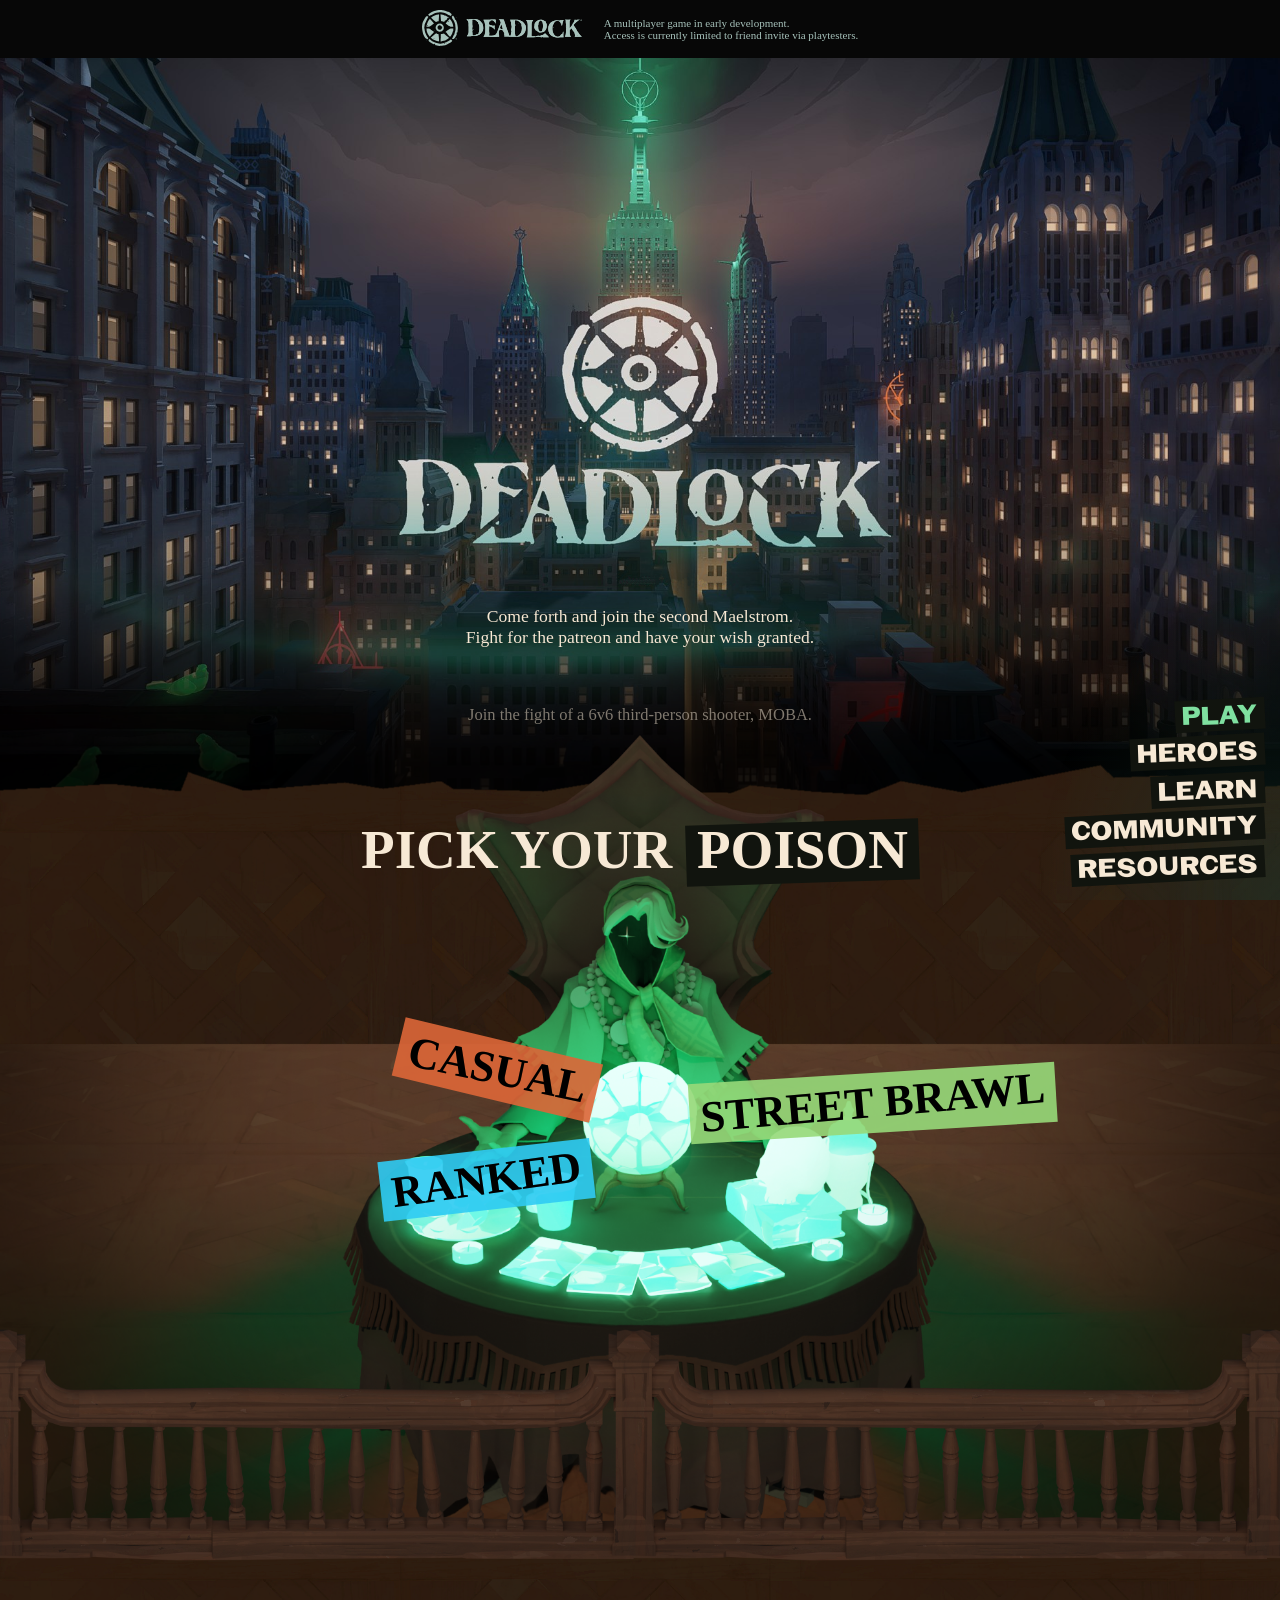
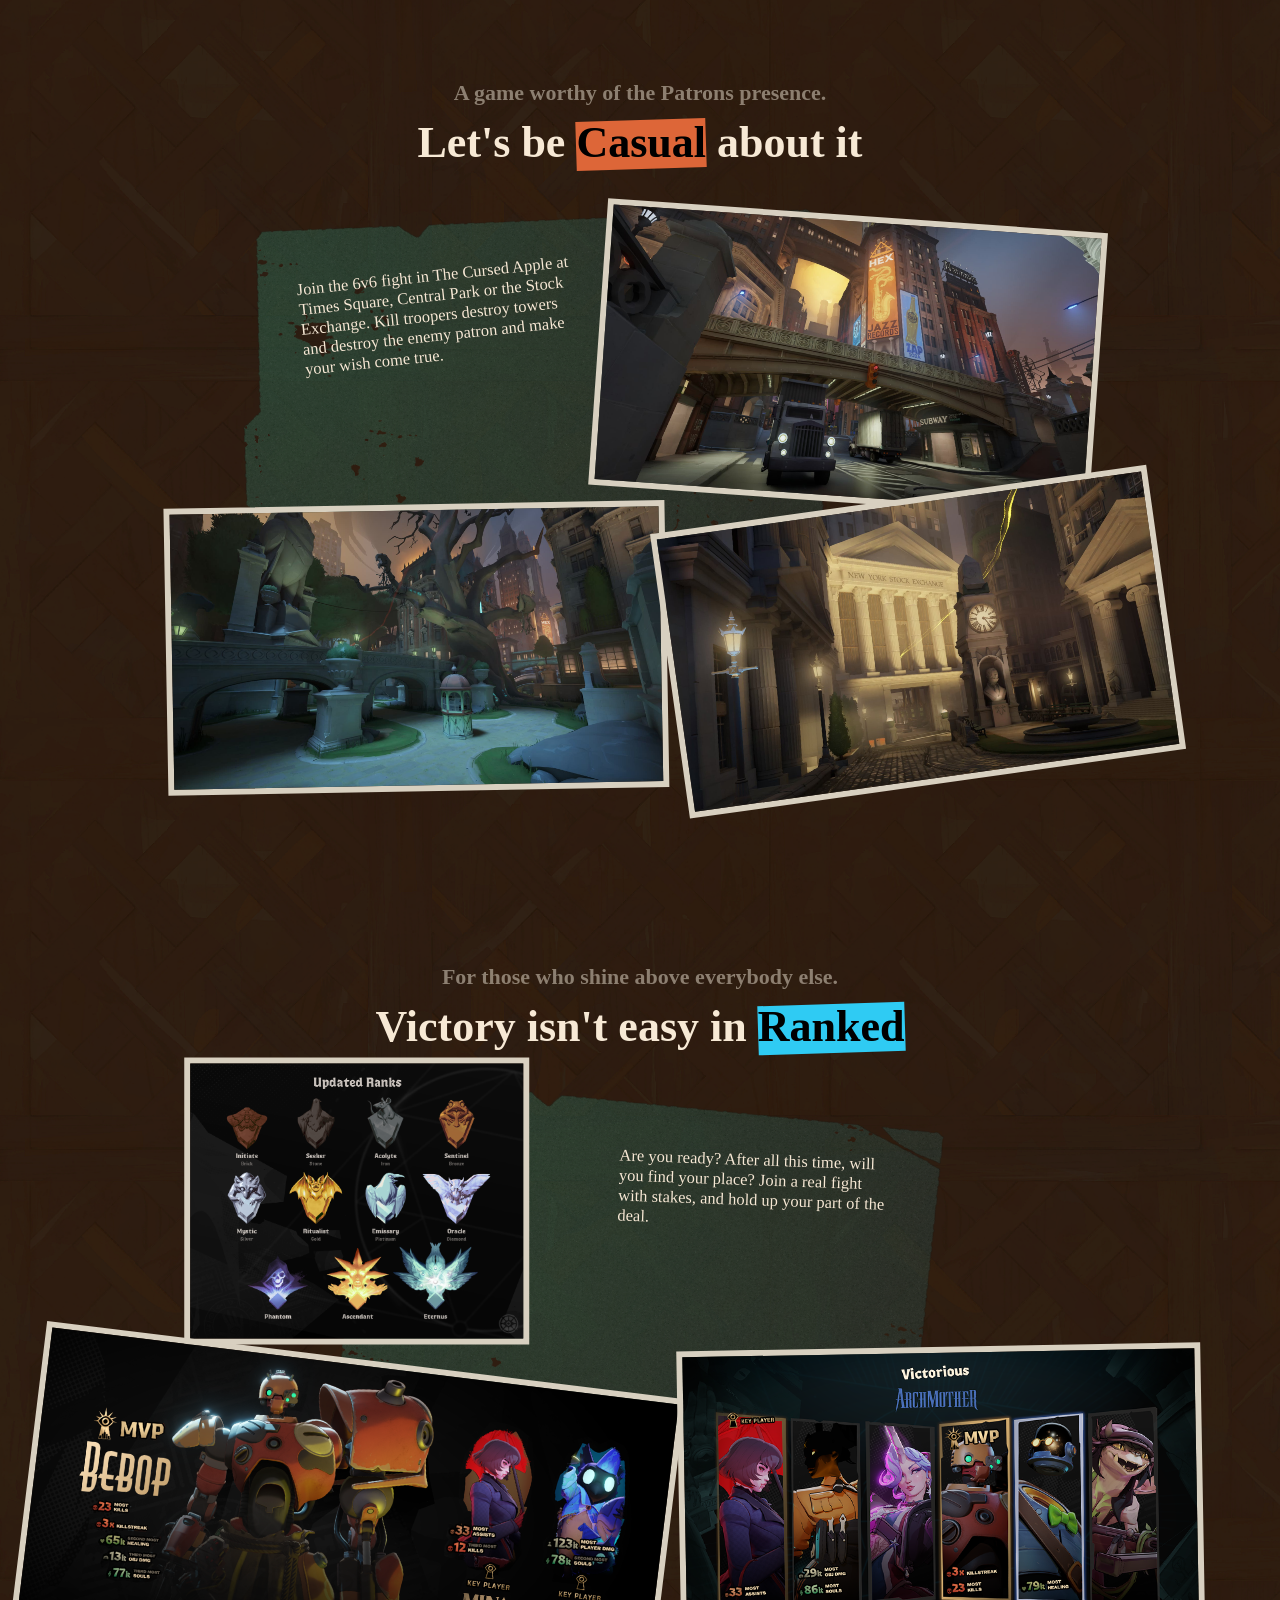
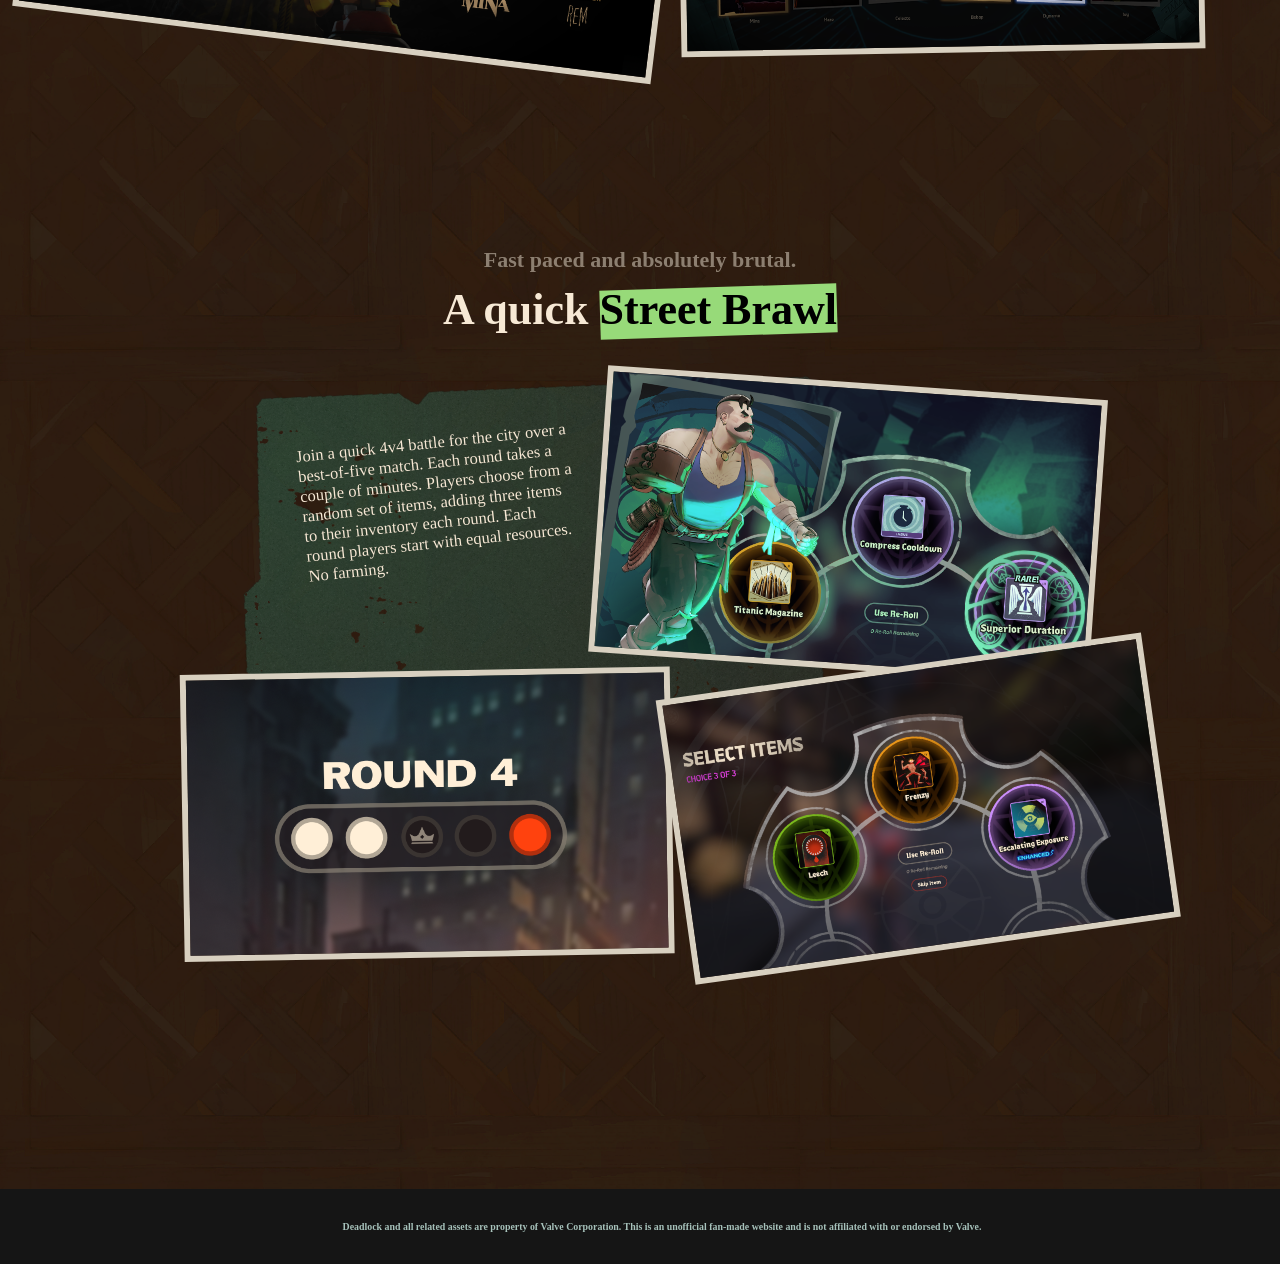
<file: index.html>
<!DOCTYPE html>
<html lang="en">
<head>
    <meta charset="utf-8">
    <meta name="viewport" content="width=device-width, initial-scale=1">
    <title>Deadlock Fan Site</title>
    <link rel="icon" href="ico/favicon.ico">
    <link rel="stylesheet" href="style.css">
    <meta name="viewport" content="width=device-width, initial-scale=1">
    <meta name="author" content="Tomáš Vik">
    <meta name=description" content="A fan made Deadlock website. Play casual, ranked or street brawl.">
</head>
<body>
<header>
    <a href="/"><img src="svg/deadlock_logo.svg" alt="Deadlock Logo"></a>
    A multiplayer game in early development.<br>
    Access is currently limited to friend invite via playtesters.
</header>
<main>
<section class="introduction">
    <h1>Welcome to Deadlock</h1>
    <p class="lore">
        Come forth and join the second Maelstrom.<br>
        Fight for the patreon and have your wish granted.
    </p>
    <p class="tldr">
        Join the fight of a 6v6 third-person shooter, MOBA.<br>
    </p>
</section>

<section class="matchmaking">
    <h2>Pick your <span class="highlight-dark">poison</span></h2>
    <a class="casual clickable" href="#casual">Casual</a>
    <a class="ranked clickable" href="#ranked">Ranked</a>
    <a class="street-brawl clickable" href="#street-brawl">Street Brawl</a>
</section>

<div class="page-break"></div>

<section class="gamemode-section">
    <a class="presenting" id="casual">A game worthy of the Patrons presence.</a>
    <h2>Let's be <span class="highlight">Casual</span> about it</h2>
    <div class="card">
        <div class="text">
            <p>
                Join the 6v6 fight in The Cursed Apple at Times Square, Central Park  or the Stock Exchange.
                Kill troopers destroy towers and destroy the enemy patron and make your wish come true.
            </p>
        </div>
        <img src="images/times_square.jpg" alt="Times Square Card">
        <img class="img2" src="images/central_park_02.jpg" alt="Central Park Card">
        <img class="img3" src="images/stock_exchange_03.jpg" alt="Stock Exchange Card">
    </div>

    <a class="presenting" id="ranked">For those who shine above everybody else.</a>
    <h2>Victory isn't easy in <span class="highlight">Ranked</span></h2>
    <div class="card card-right">
        <div class="text">
            <p>
                Are you ready? After all this time, will you find your place?
                Join a real fight with stakes, and hold up your part of the deal.
            </p>
        </div>
        <img class ="img-left" src="images/ranks.png" alt="Ranks">
        <img class="img2 img2-phone" src="images/ranked2.png" alt="Ranked 2">
        <img class="ranked-wide" src="images/ranked3.png" alt="Ranked 3">
    </div>

    <a class="presenting" id="street-brawl">Fast paced and absolutely brutal.</a>
    <h2>A quick <span class="highlight">Street Brawl</span></h2>
    <div class="card">
        <div class="text">
            <p>
                Join a quick 4v4 battle for the city over a best-of-five match.
                Each round takes a couple of minutes.
                Players choose from a random set of items, adding three items to their inventory each round.
                Each round players start with equal resources. No farming.
            </p>
        </div>
        <img src="images/street_brawl1.png" alt="Street Brawl 1">
        <img class="img2" src="images/street_brawl2.png" alt="Street Brawl 2">
        <img class="img3" src="images/street_brawl3.png" alt="Street Brawl 3">
    </div>
</section>
</main>
<footer>
    <p>
        Deadlock and all related assets are property of Valve Corporation.
        This is an unofficial fan-made website and is not affiliated with
        or endorsed by Valve.
    </p>
</footer>

<nav class="footer-nav">
    <a class="clickable selected" href="/">Play</a>
    <a class="clickable" href="heroes.html">Heroes</a>
    <a class="clickable" href="learn.html">Learn</a>
    <a class="clickable" href="community.html">Community</a>
    <a class="clickable" href="resources.html">Resources</a>
</nav>
</body>
</html>
</file>
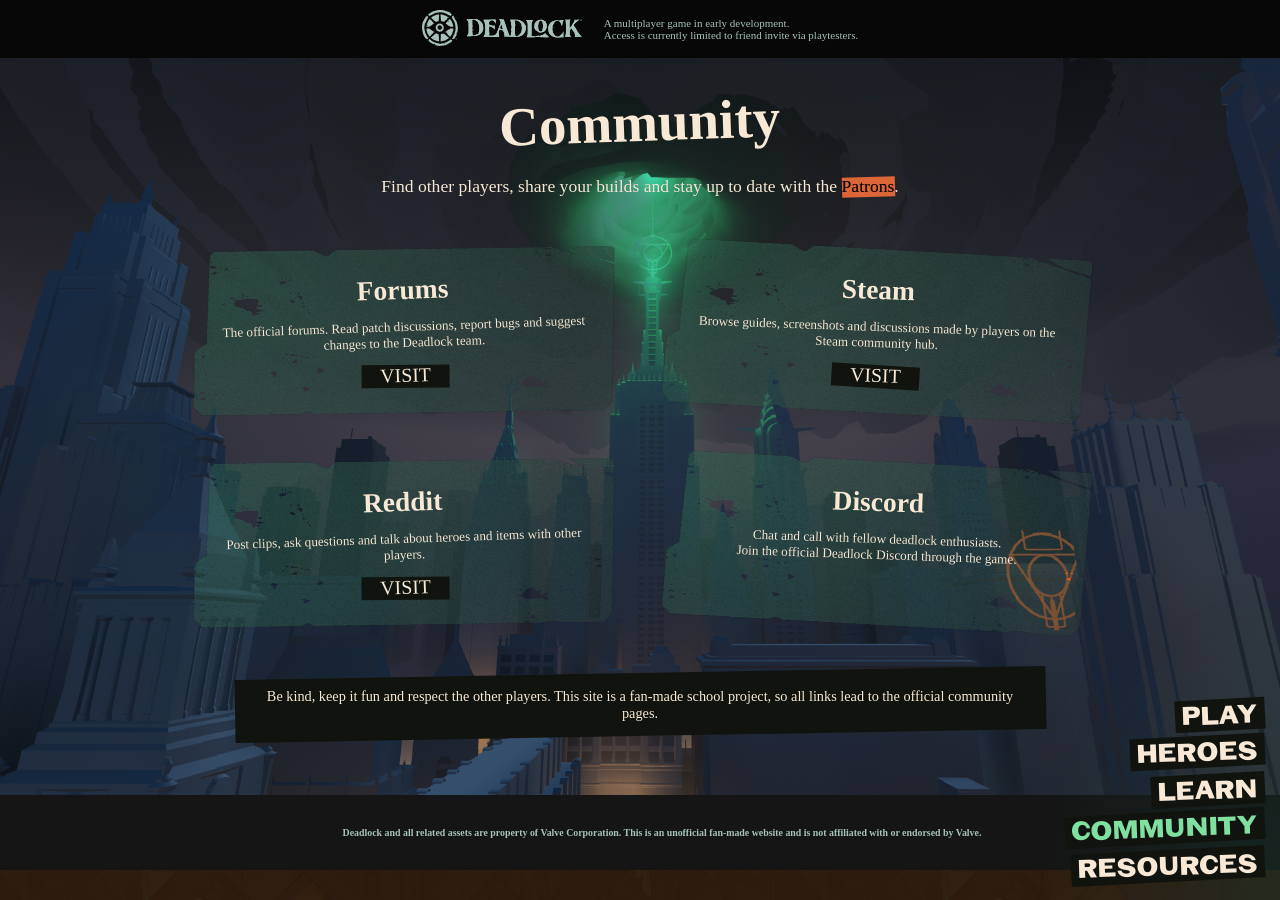
<file: community.html>
<!DOCTYPE html>
<html lang="en">
<head>
    <meta charset="utf-8">
    <meta name="viewport" content="width=device-width, initial-scale=1">
    <title>Community - Deadlock Fan Site</title>
    <link rel="icon" href="svg/logo.svg">
    <link rel="stylesheet" href="style.css">
    <meta name="keywords" content="Deadlock, Deadlock game, MOBA, third-person shooter, 6v6, multiplayer, Patrons, Cursed Apple, Maelstrom, Deadlock fan site">
    <meta name="author" content="Tomáš Vik">
</head>
<body>
<header>
    <a href="/"><img src="svg/deadlock_logo.svg" alt="Deadlock Logo"></a>
    A multiplayer game in early development.<br>
    Access is currently limited to friend invite via playtesters.
</header>
<main>
<section class="community">
    <h1 class="community-header">Community</h1>
    <p class="community-intro">
        Find other players, share your builds and stay up to date with the <span class="highlight">Patrons</span>.
    </p>

    <div class="community-grid">
        <div class="community-card">
            <h2>Forums</h2>
            <p>
                The official forums. Read patch discussions, report bugs and
                suggest changes to the Deadlock team.
            </p>
            <a href="https://forums.playdeadlock.com/">Visit</a>
        </div>

        <div class="community-card card-tilt-right">
            <h2>Steam</h2>
            <p>
                Browse guides, screenshots and discussions made by players on
                the Steam community hub.
            </p>
            <a href="https://steamcommunity.com/app/1422450">Visit</a>
        </div>

        <div class="community-card">
            <h2>Reddit</h2>
            <p>
                Post clips, ask questions and talk about heroes and items with
                other players.
            </p>
            <a href="https://www.reddit.com/r/DeadlockTheGame/">Visit</a>
        </div>

        <div class="community-card card-tilt-right">
            <h2>Discord</h2>
            <p>
                Chat and call with fellow deadlock enthusiasts.<br>
                Join the official Deadlock Discord through the game.
            </p>
        </div>
    </div>

    <div class="community-note">
        Be kind, keep it fun and respect the other players.
        This site is a fan-made school project, so all links lead to the official community pages.
    </div>
</section>
</main>

<footer>
    <p>
        Deadlock and all related assets are property of Valve Corporation.
        This is an unofficial fan-made website and is not affiliated with
        or endorsed by Valve.
    </p>
</footer>

<nav class="footer-nav">
    <a href="/">Play</a>
    <a href="heroes.html">Heroes</a>
    <a href="learn.html">Learn</a>
    <a class="selected" href="community.html">Community</a>
    <a href="resources.html">Resources</a>
</nav>
</body>
</html>
</file>
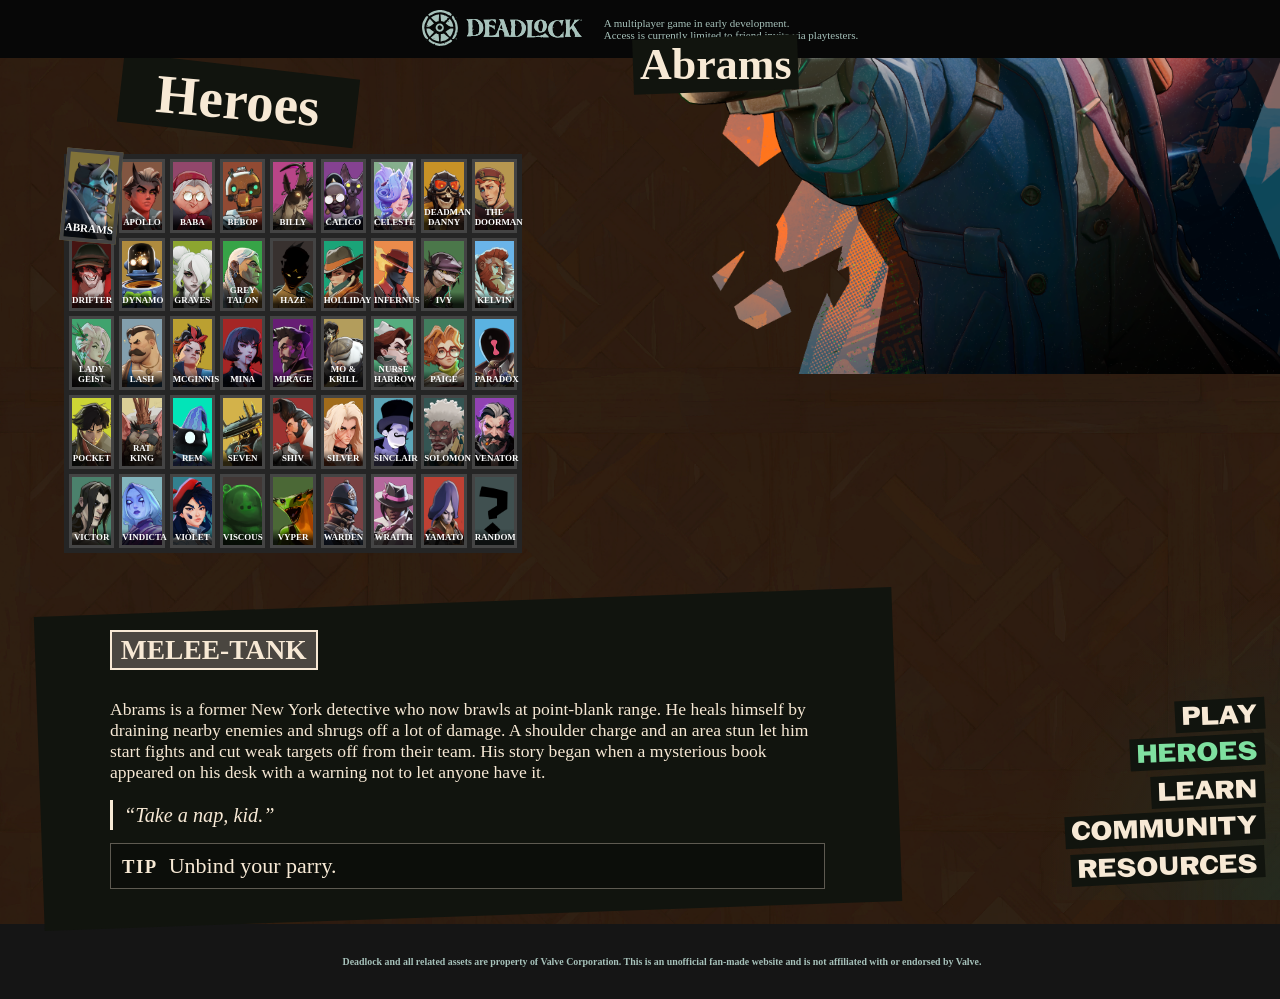
<file: heroes.html>
<!DOCTYPE html>
<html lang="en">
<head>
    <meta charset="utf-8">
    <meta name="viewport" content="width=device-width, initial-scale=1">
    <title>Heroes - Deadlock Fan Site</title>
    <script src="heroes.js" defer></script>
    <link rel="icon" href="svg/logo.svg">
    <link rel="stylesheet" href="style.css">
    <meta name="keywords" content="Deadlock, Deadlock game, MOBA, third-person shooter, 6v6, multiplayer, Patrons, Cursed Apple, Maelstrom, Deadlock fan site">
    <meta name="author" content="Tomáš Vik">
</head>
<body>
<header>
    <a href="/"><img src="svg/deadlock_logo.svg" alt="Deadlock Logo"></a>
    A multiplayer game in early development.<br>
    Access is currently limited to friend invite via playtesters.
</header>
<main>
    <h1 class="hero-header">Heroes</h1>

    <section class="hero-section">
        <div class="heroes">

        </div>
        <h2 class="hero-name" id="hero-name">JS not implemented yet</h2>
        <img class="hero-render" id="hero-render" src="images/heroes/1024px-Abrams_Render.png" alt="Abrams render">
        <div class="hero-description">
            <p class="hero-role" id="hero-role">Melee-Tank</p>
            <p id="hero-description">Abrams is a former New York detective who now brawls at point-blank range. He heals himself by draining nearby enemies and shrugs off a lot of damage. A shoulder charge and an area stun let him start fights and cut weak targets off from their team. His story began when a mysterious book appeared on his desk with a warning not to let anyone have it.</p>
            <blockquote class="hero-voiceline">
                <p id="hero-voiceline">Take a nap, kid.</p>
            </blockquote>
            <p class="hero-tip"><span class="hero-tip-label">Tip</span> <span id="hero-tip">Unbind your parry.</span></p>
        </div>
    </section>
</main>

<footer>
    <p>
        Deadlock and all related assets are property of Valve Corporation.
        This is an unofficial fan-made website and is not affiliated with
        or endorsed by Valve.
    </p>
</footer>

<nav class="footer-nav">
    <a class="clickable" href="/">Play</a>
    <a class="clickable selected" href="heroes.html">Heroes</a>
    <a class="clickable" href="learn.html">Learn</a>
    <a class="clickable" href="community.html">Community</a>
    <a class="clickable" href="resources.html">Resources</a>
</nav>
</body>
</html>
</file>
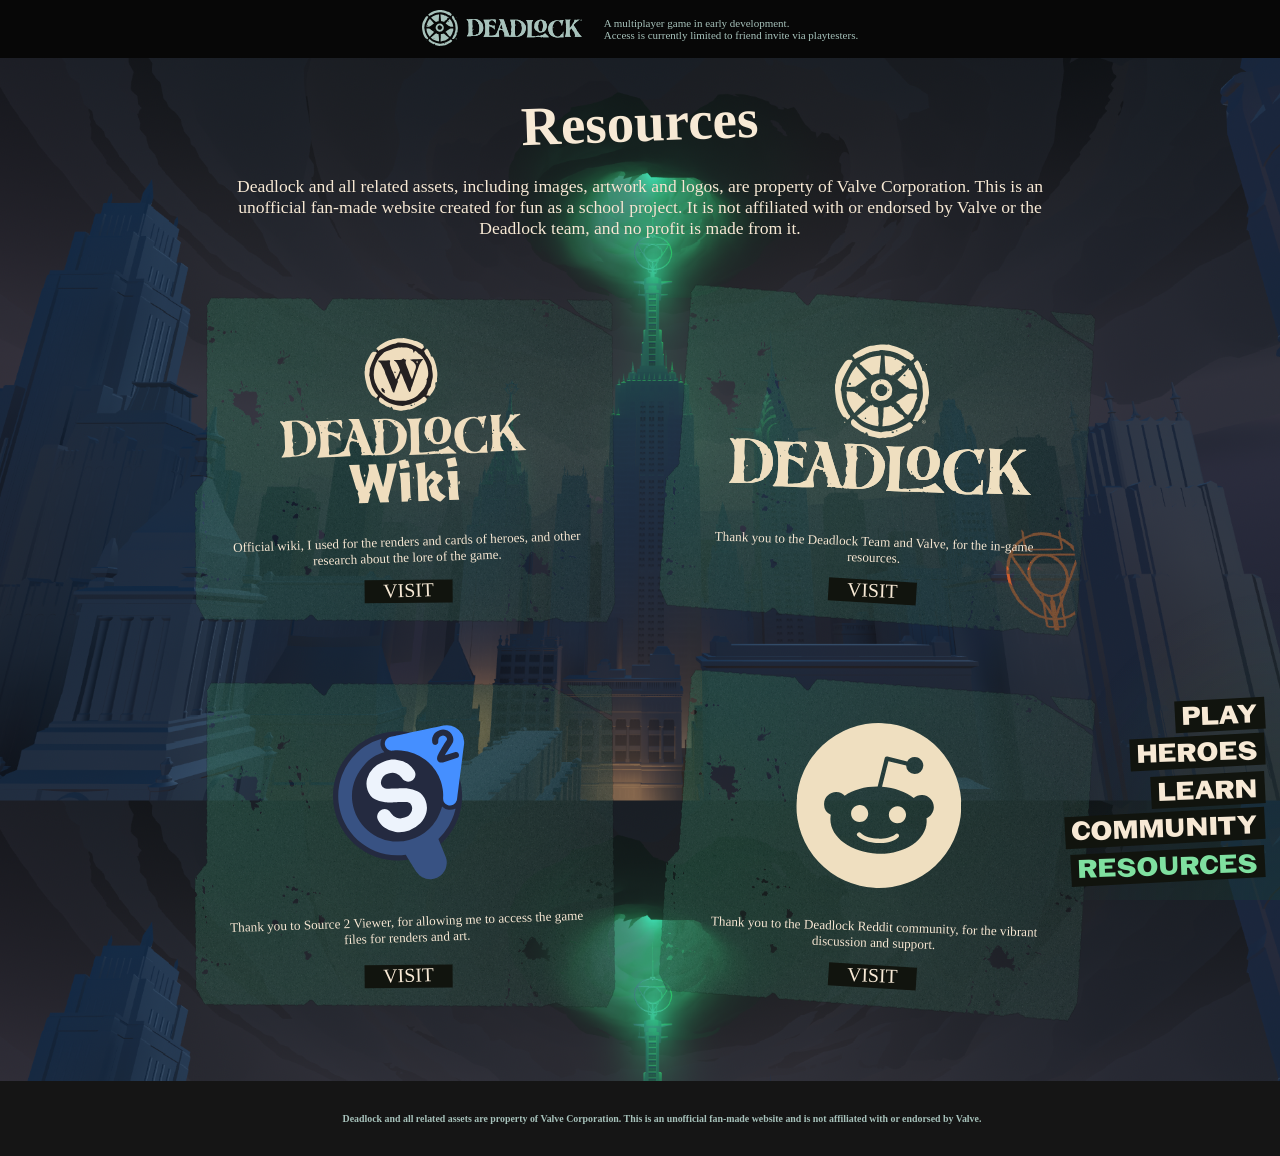
<file: resources.html>
<!DOCTYPE html>
<html lang="en">
<head>
    <meta charset="utf-8">
    <meta name="viewport" content="width=device-width, initial-scale=1">
    <title>Resources - Deadlock Fan Site</title>
    <link rel="icon" href="svg/logo.svg">
    <link rel="stylesheet" href="style.css">
    <meta name="keywords" content="Deadlock, Deadlock game, MOBA, third-person shooter, 6v6, multiplayer, Patrons, Cursed Apple, Maelstrom, Deadlock fan site">
    <meta name="author" content="Tomáš Vik">
</head>
<body>
<header>
    <a href="/"><img src="svg/deadlock_logo.svg" alt="Deadlock Logo"></a>
    A multiplayer game in early development.<br>
    Access is currently limited to friend invite via playtesters.
</header>

<main>
    <section class="community resources">
        <h1 class="community-header">Resources</h1>
        <p class="community-intro">
            Deadlock and all related assets, including images, artwork and logos, are property of Valve Corporation. This is an unofficial fan-made website created for fun as a school project. It is not affiliated with or endorsed by Valve or the Deadlock team, and no profit is made from it.
        </p>
        <div class="community-grid">
            <div class="community-card">
                <h2><img src="svg/Wiki2.svg" alt="Deadlock Wiki Logo"></h2>
                <p>
                    Official wiki, I used for the renders and cards of heroes, and other research about the lore of the game.
                </p>
                <a href="https://deadlock.wiki/">Visit</a>
            </div>

            <div class="community-card card-tilt-right">
                <h2><img src="svg/deadlock_logo_eye_above.svg" alt="Deadlock Logo"></h2>
                <p>
                    Thank you to the Deadlock Team and Valve, for the in-game resources.
                </p>
                <a href="https://steamcommunity.com/app/1422450">Visit</a>
            </div>

            <div class="community-card">
                <h2><img src="svg/s2w.svg" alt="Source 2 Viewer Logo"></h2>
                <p>
                    Thank you to Source 2 Viewer, for allowing me to access the game files for renders and art.
                </p>
                <a href="https://www.reddit.com/r/DeadlockTheGame/">Visit</a>
            </div>

            <div class="community-card card-tilt-right">
                <h2><img src="svg/reddit-svgrepo-com.svg" alt="Reddit Logo"></h2>
                <p>
                    Thank you to the Deadlock Reddit community, for the vibrant discussion and support.
                </p>
                <a href="https://www.reddit.com/r/DeadlockTheGame/">Visit</a>
            </div>
        </div>
    </section>
</main>

<footer>
    <p>
        Deadlock and all related assets are property of Valve Corporation.
        This is an unofficial fan-made website and is not affiliated with
        or endorsed by Valve.
    </p>
</footer>

<nav class="footer-nav">
    <a class="clickable" href="/">Play</a>
    <a class="clickable" href="heroes.html">Heroes</a>
    <a class="clickable" href="learn.html">Learn</a>
    <a class="clickable" href="community.html">Community</a>
    <a class="clickable selected" href="resources.html">Resources</a>
</nav>
</body>
</html>
</file>
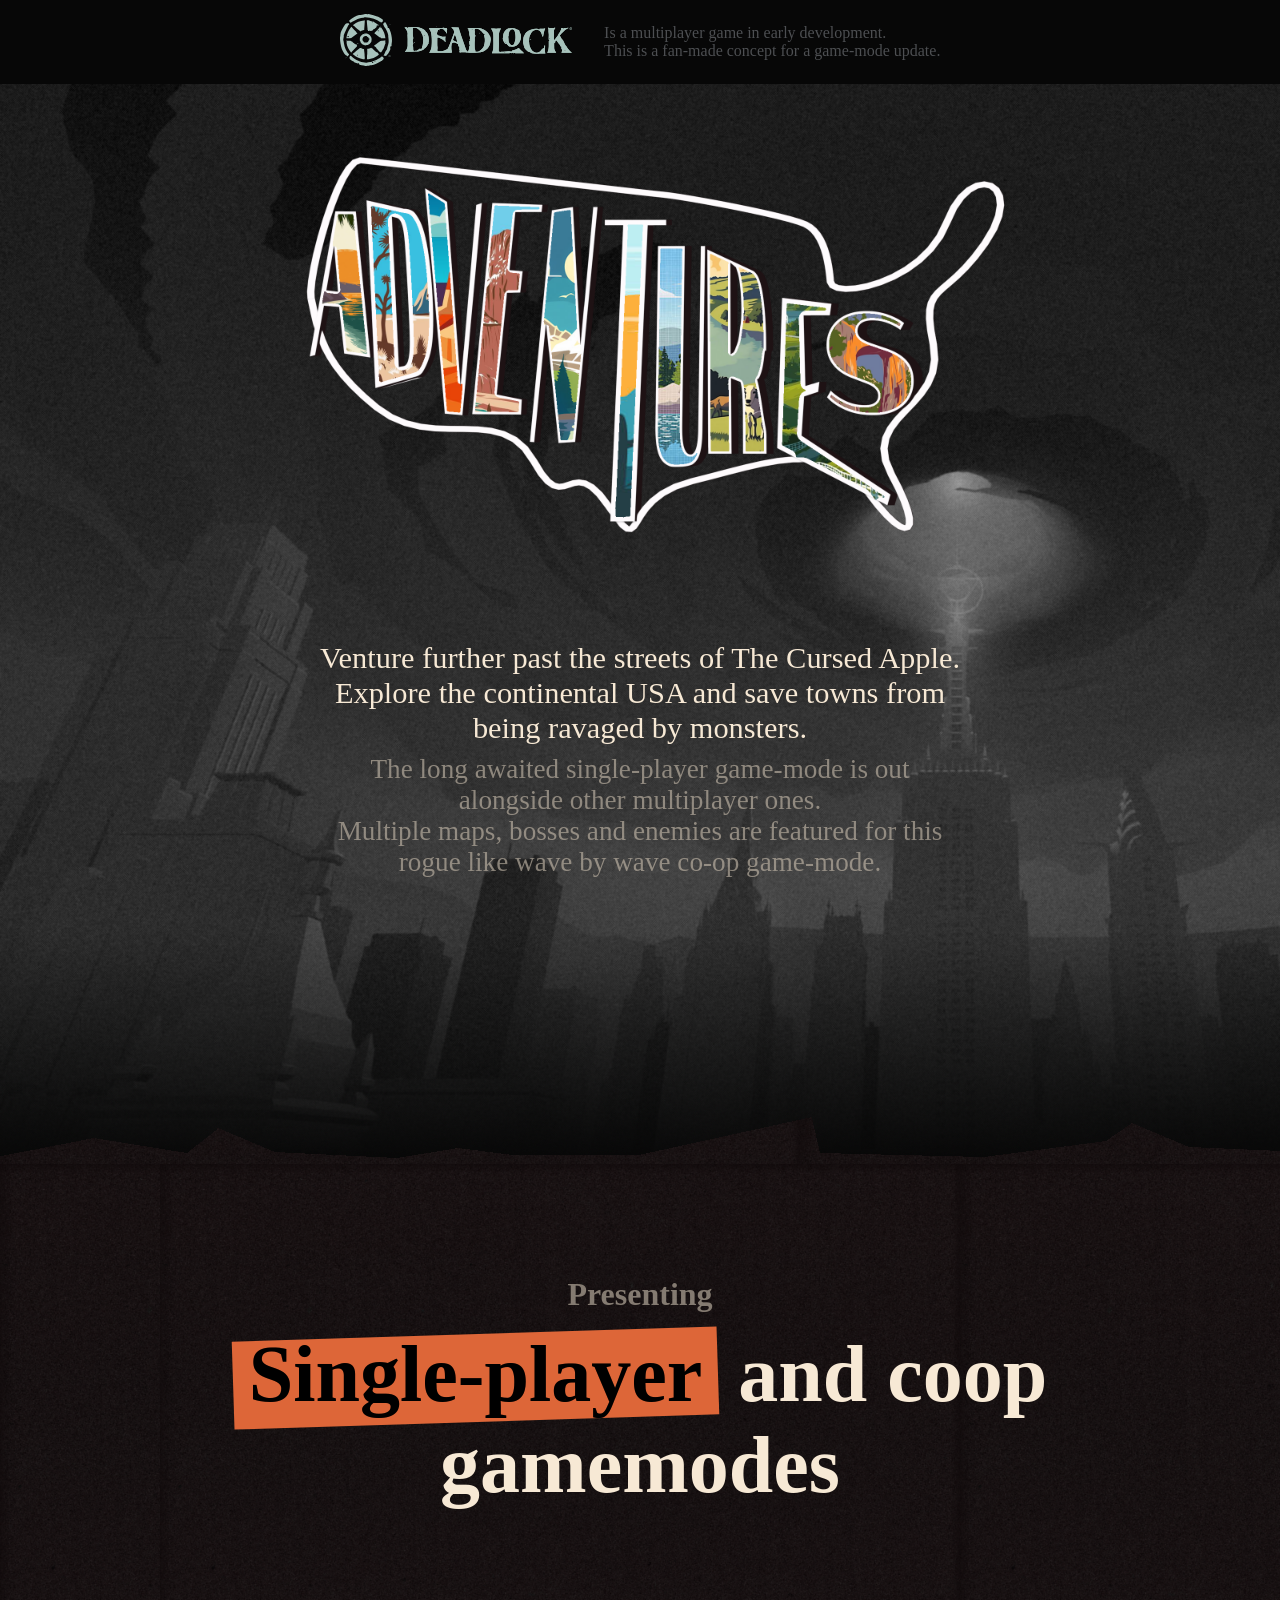
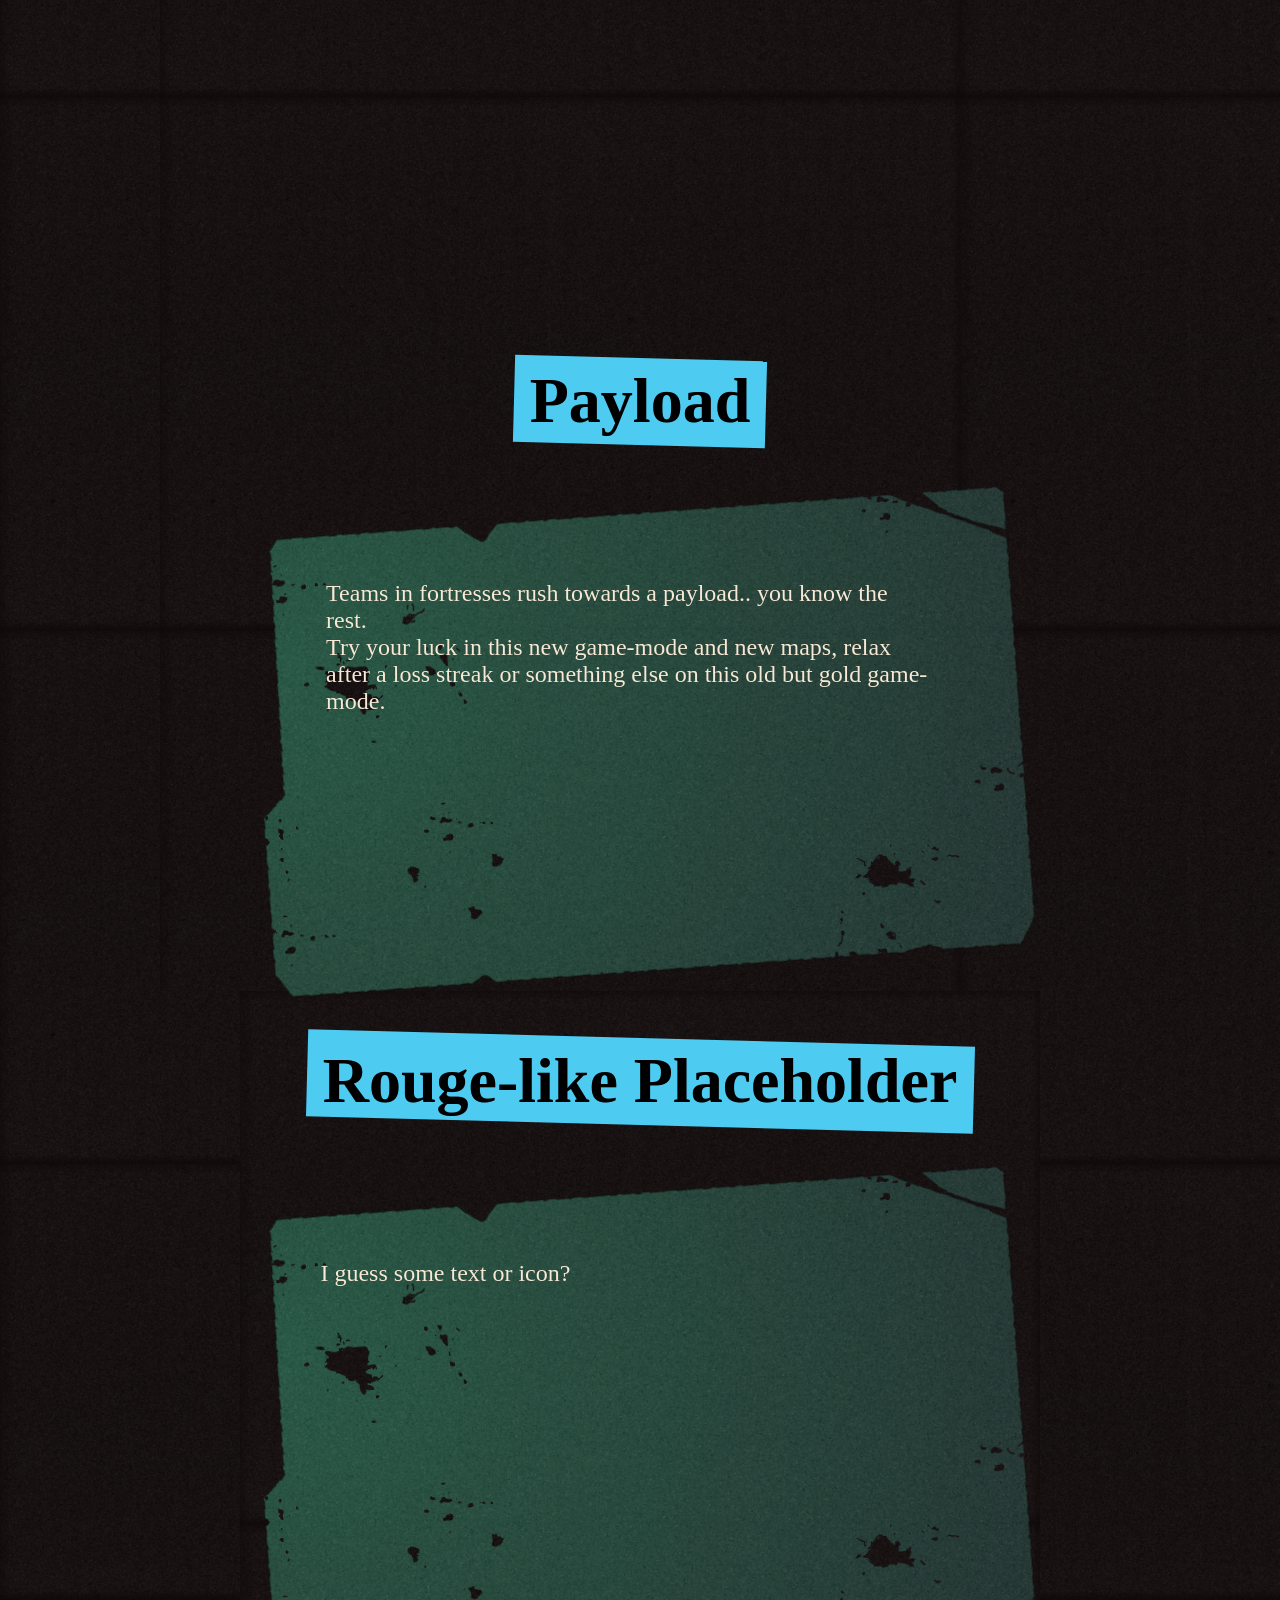
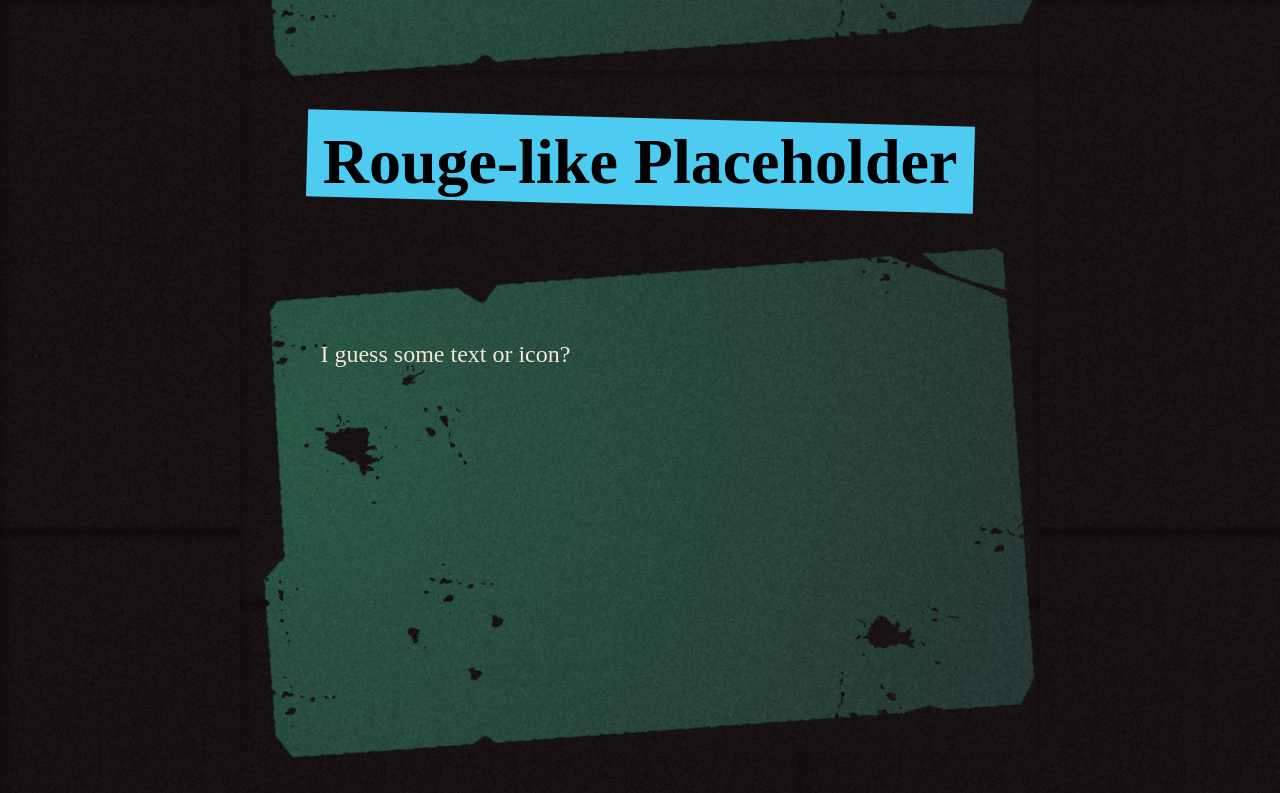
<file: singleplayer.html>
<!DOCTYPE html>
<html lang="en">
<head>
  <meta charset="utf-8">
  <meta name="viewport" content="width=device-width, initial-scale=1">
  <title>Hero Wiki Page</title>
  <link rel="icon" href="svg/logo.svg">
  <link rel="stylesheet" href="singleplayer.css">
</head>
<body>
<header>
  <a href="/index.html"><img src="svg/deadlock_logo.svg" alt="header_logo"></a>
  Is a multiplayer game in early development. <br>
  This is a fan-made concept for a game-mode update.
</header>
<section class="introduction">
  <img src="images/adventures_logo5_map_stretched.png">
  <div class="lore">
    Venture further past the streets of The Cursed Apple.<br>
    Explore the continental USA and save towns from being ravaged by monsters.
  </div>
  <div class="tldr">
    The long awaited single-player game-mode is out alongside other multiplayer ones.<br>
    Multiple maps, bosses and enemies are featured for this rogue like wave by wave co-op game-mode.
  </div>
</section>
<section class="second">
<section class="second">
  <a class="presenting">Presenting</a>
  <h1><span class="highlight">Single-player</span> and <span class="highlight-two">coop</span> gamemodes</h1>

  <h2 class="rouge-like">
    Payload
  </h2>
  <div class="card">
    <p>
      Teams in fortresses rush towards a payload.. you know the rest.<br>
      Try your luck in this new game-mode and new maps, relax after a loss streak or something else on this old but gold game-mode.
    </p>
  </div>
</section>
<section class="second">
  <h2 class="rouge-like">
    Rouge-like Placeholder
  </h2>
  <div class="card">
    <p>
      I guess some text or icon?
    </p>
  </div>
</section>
<section class="second">
  <h2 class="rouge-like">
    Rouge-like Placeholder
  </h2>
  <div class="card">
    <p>
      I guess some text or icon?
    </p>
  </div>
</section>
</body>
</html>
</file>
<file: style.css>
@font-face {
    font-family:"Oracle";
    src:url("https://cdn.fastly.steamstatic.com/apps/deadlock/fonts/VALVEOracle-Thin.woff2") format("woff2"),
    url("https://cdn.fastly.steamstatic.com/apps/deadlock/fonts/VALVEOracle-Thin.ttf") format("truetype");
    font-weight:200;
    font-style:normal
}
@font-face {
    font-family:"Oracle";
    src:url("https://cdn.fastly.steamstatic.com/apps/deadlock/fonts/VALVEOracle-Medium.woff2") format("woff2"),
    url("https://cdn.fastly.steamstatic.com/apps/deadlock/fonts/VALVEOracle-Medium.ttf") format("truetype");
    font-weight:400;
    font-style:normal
}
@font-face {
    font-family:"Oracle";
    src:url("https://cdn.fastly.steamstatic.com/apps/deadlock/fonts/VALVEOracle-SemiBold.woff2") format("woff2"),
    url("https://cdn.fastly.steamstatic.com/apps/deadlock/fonts/VALVEOracle-SemiBold.ttf") format("truetype");
    font-weight:600;
    font-style:normal
}
@font-face {
    font-family:"Pulp";
    src:url("https://cdn.fastly.steamstatic.com/apps/deadlock/fonts/VALVEPulp-Bold.woff2") format("woff2"),
    url("https://cdn.fastly.steamstatic.com/apps/deadlock/fonts/VALVEPulp-Bold.ttf") format("truetype");
    font-weight:600;
    font-style:normal
}
@font-face {
    font-family:"Jost";
    src:url("https://cdn.fastly.steamstatic.com/apps/deadlock/fonts/Jost-400-Book.ttf") format("truetype");
    font-weight:400;
    font-style:normal
}
@font-face {
    font-family:"Jost";
    src:url("https://cdn.fastly.steamstatic.com/apps/deadlock/fonts/Jost-500-Medium.ttf") format("truetype");
    font-weight:500;
    font-style:normal
}
@font-face {
    font-family:"Jost";
    src:url("https://cdn.fastly.steamstatic.com/apps/deadlock/fonts/Jost-700-Bold.ttf") format("truetype");
    font-weight:700;
    font-style:normal
}
@font-face {
    font-family:"Jost";
    src:url("https://cdn.fastly.steamstatic.com/apps/deadlock/fonts/Jost-400-BookItalic.ttf") format("truetype");
    font-weight:400;
    font-style:italic
}

@font-face {
    font-family:"ValvePulp";
    src:url("fonts/ValvePulp-Bold.ttf") format("truetype");
    font-weight:700;
    font-style:normal
}

:root{
    --text-primary: #F7E9D5;
    --text-secondary: #89887C;
    --angle: 10deg;
    --radius: 5rem;
    --color-blue:#2fcbf3;
    --color-orange:#dd6638;
    --color-green:#97DA79;
    --color-dark-green:#11140E;
    --matchmaking-font-size:4rem;
    --color-archmother:#3874AE;
    --color-hidden-king:#FFAC11;
    --hero-color:#F7E9D5;
}

@media (max-width: 700px) {
    :root {
        --matchmaking-font-size:1.4rem;
    }
}

@media (min-width: 701px) and (max-width: 800px) {
    :root {
        --matchmaking-font-size: 2.6rem;
    }
}


html{
    scroll-behavior: smooth;
    overflow-x: clip;
}

body{
    overflow-x: hidden;
    text-shadow: 0 0 rgba(0,0,0,.25);
    color: var(--text-primary);
    margin:0;
    font-family: Oracle;
    background-color:#12070F;
    background-image:url("images/wood_darker.png");
    background-size: 800px;
    background-repeat: repeat;
}

/* -------------HEADER ----------------- */

header{
    position: relative;
    z-index: 1;
    display: flex;
    align-items: center;
    justify-content: center;
    background-color: #070707;
    color: #A7C2BB;
    height:5.25rem;
    padding:0;
    margin:0;
    font-size: 16px;
}

header img {
    height:3.25rem;
    width:auto;
    padding-right:2rem;
}

@media only screen and (max-width: 700px) {
    header{
        font-size: 12px;
    }

    header img {
        height:2rem;
    }
}

@media (min-width: 701px) and (max-width: 800px) {
    header {
        font-size: 14px;
        height: 4rem;
    }

    header img {
        height: 2.5rem;
        padding-right: 1.5rem;
    }
}


/* -------------END OF HEADER ----------------- */

/* ------------- INTRODUCTION ----------------- */
.introduction {
    display: flex;
    flex-direction: column;
    align-items: center;
    height: 1080px;
    background-image: url("images/deadlock_hub_background_colored_cutout3.png");
    background-position: center;
    background-repeat: no-repeat;
}

.introduction h1 {
    text-align: center;
    font-size: 2.25rem;
    z-index: -1;
}

.lore {
    text-align: center;
    padding-top:42rem;
    font-size: 1.6rem;
}

.tldr {
    text-align: center;
    padding-top:2rem;
    font-size: 1.5em;
    color: rgba(247,233,213,.5);
    font-family:Jost;
}

@media (max-width: 700px) {
    .introduction{
        background-size: 270vw;
        height: 540px;
    }

    .tldr {
        font-size: 1rem;
        margin: 0;
        padding-top: 0;
    }

    .lore
    {
        padding-bottom: .25rem;
        padding-top: 18rem;
        font-size: 1.25rem;
    }
}

@media (min-width: 701px) and (max-width: 800px) {
    .introduction {
        background-size: 160vw;
        height:720px;
    }

    .introduction h1 {
        font-size: 5rem;
    }

    .lore {
        margin: 22rem 0 0 0;

        font-size: 1.4rem;
    }

    .tldr {
        padding-top: 0;
        font-size: 1.2rem;
    }
}


/* ------------- END OF INTRODUCTION ----------------- */

/* ----------- NAV FOOTER ----------- */
.footer-nav {
    font-family: ValvePulp,Oracle,Arial;
    font-weight: bold;
    position: fixed;
    bottom: 0;
    padding: 1.5rem 2rem;
    display: flex;
    flex-direction: column;
    gap: 0.25rem;
    z-index: 100;

    left: auto;
    right: 0;

    align-items: flex-end;
}

.footer-nav a {
    font-size: 2.5rem;
    text-transform: uppercase;
    text-decoration: none;
    transform-origin: center;
    color: var(--text-primary);
    rotate: -2deg;
    transition: color 0.01s, transform 0.01s;
    width:fit-content;
    --glow-color: 17, 20, 14;
}

.footer-nav a::before {
    content: "";
    position: absolute;
    inset: .05em -0.25em .05em -0.25em;
    background-color: var(--color-dark-green);
    transform-origin: center;
    rotate: -1deg;
    z-index: -1;
}

.footer-nav a:hover, .footer-nav a:focus-visible {
    color: #7fe0a0;
    rotate: 1deg ;
}

.footer-nav .selected {
    color: #7fe0a0;
}

.footer-nav::before {
    content: "";
    position: absolute;
    bottom: 0;
    width: 150%;
    height: 200%;
    left: auto;
    right: 0;
    background: radial-gradient(
            ellipse at bottom right,
            rgba(24, 64, 54, 0.4) 0%,
            rgba(39, 103, 87, 0.05) 40%,
            transparent 50%
    );
    z-index: -1;
    pointer-events: none;
}

@media (max-width: 700px) {
    .footer-nav {
        padding: 1rem 1.25rem;
        gap: 0.3rem;
    }

    .footer-nav a {
        font-size: 1.5rem;
    }
}
@media (min-width: 701px) and (max-width: 800px) {
    .footer-nav {
        padding: 1rem 1.25rem;
        gap: 0.1rem;
    }

    .footer-nav a {
        font-size: 1.6rem;
    }
}



/* ----------- END OF NAV FOOTER ----------- */

/* ----------- REAL FOOTER ----------- */
footer {
    margin-top: -5rem;
    text-align: center;
    display: flex;
    align-items: center;
    gap: 1.5rem;
    padding: 2rem;
    background: #151515;
    color: #A7C2BB;
    font-size: 0.9rem;
    font-weight: bold;
    width: 100vw;
}

footer p {
    flex: 1;
    text-align: center;
}

footer img {
    height: 2rem;
}

@media (max-width: 700px) {
    footer {
        flex-direction: column;
        margin-top: 0;
        padding: 1.5rem 1rem 1rem;
        gap: 1rem;
        font-size: 12px;
    }
    footer p{
        padding-right: 15rem;
    }
}
@media (min-width: 701px) and (max-width: 800px) {
    footer {
        margin-top: -3rem;
        padding: 1.5rem;
        gap: 1rem;
        font-size: 0.8rem;
    }

    footer img {
        height: 1.5rem;
    }
}


/* ----------- END OF REAL FOOTER ----------- */

/* ----------- GAMEMODES ----------- */

.gamemode-section {
    background-color:rgb(1,1,1);
    height :4100px;
    background-image:url("images/wood_darker.png");
    translate: 0 -7rem;
    background-size: 800px;
    background-repeat: repeat;
    display: flex;
    flex-direction: column;
    align-items: center;
}

.highlight {
    transition: color 0.01s, transform 0.01s;
    --glow-color: 221, 102, 56;
    color:black;
    position: relative;
    isolation: isolate;
    text-decoration: none;
}

.highlight::before {
    content: "";
    position: absolute;
    inset: .05em 0 -0.05em 0;
    background-color: #dd6638;
    transform-origin: center;
    rotate: -1.8deg;
    z-index: -1;
}

.highlight:hover {
    scale:110%;
}

/* ---------- CLICKABLE ----------- */

.clickable {
    animation: clickable-glow 2.5s ease-in-out infinite;
}

.clickable:hover,
.clickable:focus-visible {
    animation-duration: 1s;
}

@keyframes clickable-glow {
    0%, 100% {
        filter:
                drop-shadow(0 0 2px rgba(var(--glow-color), 0.4))
                drop-shadow(0 0 6px rgba(var(--glow-color), 0.15));
    }
    50% {
        filter:
                drop-shadow(0 0 4px rgba(var(--glow-color), 0.8))
                drop-shadow(0 0 14px rgba(var(--glow-color), 0.45))
                drop-shadow(0 0 28px rgba(var(--glow-color), 0.2));
    }
}

@media (prefers-reduced-motion: reduce) {
    .clickable {
        animation: none;
        filter: drop-shadow(0 0 6px rgba(var(--glow-color), 0.5));
    }
}
/* ---------- END OF CLICKABLE ----------- */

@keyframes wobble {
    0%   { rotate: -3deg; }
    25%  { rotate: -2.25deg; }
    50%  { rotate: -1deg; }
    75%  { rotate: -.5deg; }
}

.highlight-two {
    transition: color 0.01s, transform 0.01s;
    --glow-color: 221, 102, 56;
    color:black;
    position: relative;
    isolation: isolate;
    padding: 0 .2em;
}

.highlight-two::before {
    content: "";
    position: absolute;
    inset: .05em 0 -0.05em 0;
    background-color: #dd6638;
    transform-origin: center;
    rotate: -1.8deg;
    z-index: -1;
}

@keyframes wobble-two {
    0%   { rotate: 2deg; }
    25%  { rotate: -1deg; }
    50%  { rotate: 1deg; }
    75%  { rotate: 5deg; }
}

.highlight-dark {
    transition: color 0.01s, transform 0.01s;
    --glow-color: 127, 224, 11604;
    color:var(--text-primary);
    position: relative;
    isolation: isolate;
    padding: 0 .2em;
}

.highlight-dark::before {
    content: "";
    position: absolute;
    inset: .05em 0 -0.05em 0;
    background-color: var(--color-dark-green);
    transform-origin: center;
    rotate: -1.8deg;
    z-index: -1;
}

.highlight-blue {
    transition: color 0.01s, transform 0.01s;
    --glow-color: 56, 116, 174;
    color:var(--text-primary);
    position: relative;
    isolation: isolate;
    padding: 0 .2em;
    text-decoration: none;
}

.highlight-blue::before {
    content: "";
    position: absolute;
    inset: .05em 0 -0.05em 0;
    background-color: var(--color-blue);
    transform-origin: center;
    rotate: -1.8deg;
    z-index: -1;
}

.highlight-yellow {
    transition: color 0.01s, transform 0.01s;
    --glow-color: 255, 172, 17;
    color:black;
    position: relative;
    isolation: isolate;
    padding: 0 .2em;
    text-decoration: none;
}

.highlight-yellow::before {
    content: "";
    position: absolute;
    inset: .05em 0 -0.05em 0;
    background-color: var(--color-hidden-king);
    transform-origin: center;
    rotate: -1.8deg;
    z-index: -1;
}

.highlight-green {
    transition: color 0.01s, transform 0.01s;
    --glow-color: 151, 218, 121;
    color:black;
    position: relative;
    isolation: isolate;
    padding: 0 .2em;
    text-decoration: none;
}

.highlight-green::before {
    content: "";
    position: absolute;
    inset: .05em 0 -0.05em 0;
    background-color: var(--color-green);
    transform-origin: center;
    rotate: -1.8deg;
    z-index: -1;
}

.gamemode-section h2{
    font-size:4rem;
    width:80rem;
    align-self: center;
    text-align: center;
    margin-top:1rem;
}

.presenting{
    padding-top:7rem;
    color: rgba(247,233,213,.5);
    font-size:2rem;
    font-weight: 700;
    margin-top:5rem;
}

@media (max-width: 700px) {
    .gamemode-section{
        height :fit-content;
        translate: 0 -7rem;
        display: flex;
        flex-direction: column;
        align-items: center;
        margin-bottom: 0;
    }

    .presenting{
        font-size:1.1rem;
        margin-top: 0;
        padding-top: 0;
    }
    .gamemode-section h2{
        font-size: 30px;
        width: 90vw;
        align-self: center;
        text-align: center;
        margin-top: 1rem;
    }
}

@media (min-width: 701px) and (max-width: 800px) {
    .gamemode-section {
        height: fit-content;
        translate: 0 -4rem;
        margin-bottom: 8rem;
    }

    .gamemode-section h2 {
        font-size: 2.75rem;
        width: 90vw;
        margin-top: 1rem;
    }

    .presenting {
        margin-top: 0;
        padding-top: 0;
        font-size: 1.5rem;
    }
}


/* ----------- END OF GAMEMODES ----------- */

/* ----------- CARD ----------- */
.card {
    position: relative;
    box-sizing: border-box;
    width: 55rem;
    height: 32rem;
    padding: 4rem;
    rotate: -4deg;
    translate: -10rem 0;
    margin-bottom: 25rem;
}

/* So it works to be see thru */
.card::before {
    content: "";
    position: absolute;
    inset: 0;
    z-index: -1;
    background: url("images/card_alpha.png") center / 100% 100% no-repeat;
    opacity: 0.6;
}

.card-right{
    translate: 0 0;
    text-align: left;
    padding-left: 22rem;
    rotate: 4deg;
}

.text h3 {
    margin:0;
    padding-left: 2rem;
    rotate: -1deg;
    font-size: 1.5rem;
}
.text h2 {
    rotate: -2deg;
    margin: 0;
    color: var(--text-primary);
    align-self: start;
    text-align: start;
}
.text p  {
    width: 25rem;
    margin: 1rem 0;
    rotate: -2deg;
    font-size: 1.5rem;
    padding-left: 3rem;
    padding-top: 0;
    font-family: Jost;
}

.card img {
    position: absolute;
    top: 50%;
    right: -6rem;
    translate: 40% -50%;
    height: 25rem;
    border: 0.6rem solid #d8d0c0;
    rotate: 8deg;
}

.card .img2 {
    translate: -50% 40%;
    rotate: 3deg;
}

.card .img3 {
    translate: 50% 50%;
    rotate: -4deg;
}

.card .ranked-wide
{
    width: 40vw;
    height:auto;
    translate: 40% 20%;
    rotate: -5deg;
}

.card .img-left{
    translate: -140% -65%;
    rotate: -4deg;
}

@media (max-width: 800px) {

    .card {
        width: 90vw;
        height: auto;
        padding: 1rem;
        margin-bottom: 5rem;
        translate: none;
        rotate: -2deg;
    }

    .card-right {
        padding-left: 1rem;
        rotate: 2deg;
    }

    .card img,
    .card .img2,
    .card .img3,
    .card .img-left,
    .card .img2-phone,
    .card .ranked-wide {
        position: static;
        translate: none;
        display: block;
        width: 80%;
        height: auto;
        margin: 1rem auto;
        border: 0.2rem solid #d8d0c0;
    }

    .text h2 {
        padding-left: 1rem;
        font-size: 2.5rem;
    }

    .text p {
        width: auto;
        padding: 3rem 3rem;
        font-size: 1.25rem;
        rotate: 3deg;
    }
}


/* ----------- END OF CARD ----------- */

/* ----------- MATCHMAKING ----------- */
.matchmaking {
    translate: 0 -7rem;
    background-image: url("images/chair5_glow_vingnette.png");
    height: 1200px;
    display: grid;
    place-items: center;
    background-position: center;
    background-repeat: no-repeat;
}

.matchmaking h2 {
    font-size: 5rem;
    grid-area: 1 / 1;
    translate: 0 -26rem;
    text-transform: uppercase;
    text-align: center;
    color: var(--text-primary);
}

.matchmaking a {
    grid-area: 1 / 1;
    position: relative;
    isolation: isolate;

    font-size: var(--matchmaking-font-size);
    text-transform: uppercase;
    text-decoration: none;
    font-weight: bold;
    color: black;

    transform: translate(var(--x), var(--y)) rotate(var(--tilt));
    transition: scale 0.1s;
}

.matchmaking a::before {
    content: "";
    position: absolute;
    inset: -0.1em -.25em -0.1em -.25em;
    background-color: var(--mode-color);
    rotate: 1.5deg;
    z-index: -1;
    opacity: .9;
    transform-origin: center;
}

.matchmaking a:hover,
.matchmaking a:focus-visible {
    scale: 1.1;
}

/* Some cool ass logic */
.casual {
    --mode-color: var(--color-orange);
    --glow-color: 221, 102, 56;
    color:black;
    --x: calc(var(--matchmaking-font-size)* -3.25);    /* X position */
    --y: calc(var(--matchmaking-font-size)* -1.5);   /* Y position */
    --tilt: 12deg;   /* Tilt of text */
}
.casual::before{
    animation: c_wobble 2s steps(1, end) infinite;
}
@keyframes c_wobble {
    0%   { rotate: -2deg; }
    25%  { rotate: 0deg; }
    50%  { rotate: 1.5deg; }
    75%  { rotate: -1deg; }
}

.ranked {
    --mode-color: var(--color-blue);
    --glow-color: 47, 203, 243;
    --x: calc(var(--matchmaking-font-size)* -3.5);
    --y: calc(var(--matchmaking-font-size)* 1);
    --tilt: -8deg;
}
.ranked::before{
    animation: r_wobble 2s steps(1, end) infinite;
}
@keyframes r_wobble {
    0%   { rotate: 2deg; }
    25%  { rotate: -.5deg; }
    50%  { rotate: 1.5deg; }
    75%  { rotate: .5deg; }
}

.street-brawl {
    --mode-color: var(--color-green);
    --glow-color: 151, 218, 121;
    --x: calc(var(--matchmaking-font-size)* 5.3);
    --y: calc(var(--matchmaking-font-size)* -.75);
    --tilt: -5deg;
}

#casual + h2 .highlight::before       { background-color: var(--color-orange); }
#ranked + h2 .highlight::before       { background-color: var(--color-blue); }
#street-brawl + h2 .highlight::before { background-color: var(--color-green); }

.street-brawl::before{
    animation: sb_wobble 2s steps(1, end) infinite;
}
@keyframes sb_wobble {
    0%   { rotate: 2deg; }
    25%  { rotate: -.5deg; }
    50%  { rotate: -1.5deg; }
    75%  { rotate: 1.5deg; }
}

@media (max-width: 801px) {
    .matchmaking {
        background-size: 250vw;
        height: 625px;
        margin-top: 5rem;
    }

    .matchmaking h2 {
        font-size: 2.5rem;
        translate: 0 -15rem;
    }

    .matchmaking  a{
        font-size: calc(var(--matchmaking-font-size)* .75);
    }

    .casual {
        --x: calc(var(--matchmaking-font-size)* -4);    /* X position */
        --y: calc(var(--matchmaking-font-size)* -1.5);   /* Y position */
        --tilt: 12deg;   /* Tilt of text */
    }

    .street-brawl {
        --x: calc(var(--matchmaking-font-size)* 5);
        --y: calc(var(--matchmaking-font-size)* -.9);
        font-size: .7rem;
        --tilt: -5deg;
    }

    .ranked {
        --x: calc(var(--matchmaking-font-size)* -4);
        --y: calc(var(--matchmaking-font-size)* 1);
        --tilt: -8deg;
    }
}

@media (min-width: 701px) and (max-width: 800px) {
    .matchmaking {
        background-size: contain;
        height: 625px;
        margin-top: 5rem;
        translate: 0 -12rem;
    }

    .matchmaking h2 {
        font-size: 3rem;
        translate: 0 -12rem;
    }
}

/* ----------- END OF MATCHMAKING ----------- */

.rouge-like{
    color:black;
    rotate: 0deg;
    width:fit-content;
    font-size: 4rem;
}

.rouge-like::before {
    content: "";
    position: absolute;
    inset: -0.1em -.2em -0.1em -.2em;
    background-color: #4ecbf1;
    transform-origin: center;
    rotate: 1.5deg;
    z-index: -1;
}

.page-break {
    position: absolute;
    left: 0;
    width: 100%;
    height: 57%;
    background-image: url("images/fence_page_break2.png");
    background-repeat: repeat-x;
    background-size: 49.5vw;
    translate: 0 -38rem;
    z-index: 5;
}

.lane-break{
    translate: 0 -30rem;
}

@media only screen and (max-width: 700px) {
    .page-break {
        height: 50vw;
        background-size: auto 56%;
        translate: 0 -60vw;
    }
}
@media (min-width: 701px) and (max-width: 800px) {
    .page-break {
        height: 70%;
        background-size: 50vw;
        translate: 0 -29rem;
    }
    .lane-break {
        translate: 0 -13rem;
    }
}


/* --------------- HEROES --------------- */

.hero-section {
    position: relative;
    height: auto;
    min-height: 75rem;
}

.heroes {
    display: grid;
    width:35vw;
    grid-template-columns: repeat(auto-fill, minmax(4rem, 1fr));
    gap: 5px;
    column-count: 2;

    padding: 5px;
    margin: 0 60vw 0 5vw;

    background-color: #252525;
}

.hero-box {
    position: relative;
    aspect-ratio: 0.58;
    background-color: #555;
    border: 3px solid #444;
    cursor: pointer;
}

.hero-box img {
    display: block;
    width: 100%;
    height: 100%;
    object-fit: cover;
}

.hero-box::before {
    content: "";
    position: absolute;
    inset: -25%;
    z-index: -1;
    pointer-events: none;
    background: center / contain no-repeat;
    opacity: 0;
}

.selected-hero {
    transform: scale(1.25) rotate(5deg);
    z-index: 2;
    background-color: transparent;
}

.selected-hero::before {
    opacity: 1;
    animation: fire_anim 1s steps(1, end) infinite;
}

@keyframes fire_anim {
    0%   { background-image: url("images/fire_anim/fire1.png"); rotate:6deg }
    25%  { background-image: url("images/fire_anim/fire3.png"); rotate:-6deg}
    50%  { background-image: url("images/fire_anim/fire2.png"); rotate:-6deg}
    75%  { background-image: url("images/fire_anim/fire4.png"); rotate:6deg }
}

.hero-box span {
    position: absolute;
    bottom: 0;
    left: 0;

    width: 100%;
    padding: 3px 0;

    background-image: linear-gradient(0deg,  rgba(0,0,0,.8) 25%, rgba(0,0,0,0));
    color: white;

    font-size: 13px;
    font-weight: bold;
    text-align: center;
    text-transform: uppercase;
}

.hero-header{
    font-size: 5rem;
    text-align: center;

    width:20rem;
    margin-left: 10vw;
    margin-bottom: 2rem;
    margin-top: 1rem;

    rotate: 5deg;
}

.hero-header::before {
    content: "";

    position: absolute;
    inset: -0.05em -.15em -0.05em -.15em;
    transform-origin: center;
    rotate: 1.5deg;

    z-index: -1;

    opacity: 1;
    background-color: var(--color-dark-green);
}

.hero-name
{
    font-size: 4rem;
    text-align: center;
    z-index: 1;

    position: absolute;
    translate: 50vw -50rem;
    width:fit-content;
}

.hero-name::before {
    content: "";

    position: absolute;
    inset: -0.05em -.15em -0.05em -.15em;
    transform-origin: center;
    rotate: -2deg;

    z-index: -1;

    opacity: 1;
    background-color: var(--color-dark-green);
}

@keyframes name_wobble {
    0%   { rotate: -3deg; }
    25%  { rotate: 2deg; }
    50%  { rotate: -4deg; }
    75%  { rotate: -1deg; }
}

.hero-render {
    display: block;
    width: 80%;
    height: auto;
    margin: 0 auto;
}

.hero-description {
    position: relative;
    isolation: isolate;
    margin: 5rem 5rem 10rem 5rem;
    padding: 2rem 5rem;
    width: 75rem;
    max-width: 85vw;
    box-sizing: border-box;
    height: fit-content;

    font-size: 1.6rem;
    white-space: pre-line;
}

.hero-description::before {
    content: "";

    position: absolute;
    inset: -0.5rem -1.5rem;
    transform-origin: center;
    rotate: -2deg;

    z-index: -1;

    background-color: var(--color-dark-green);
}

.hero-description {
    white-space: normal;
}

.hero-role {
    display: inline-block;
    margin: 0 0 1rem;
    padding: 0.2rem 0.8rem;

    font-size: 2.5rem;
    font-weight: 600;

    text-transform: uppercase;
    color: var(--text-primary, #F7E9D5);
    background: rgba(0, 0, 0, 0.35);
    background: color-mix(in srgb, var(--hero-color, #405050) 30%, #000);
    border: 2px solid var(--hero-color, #F7E9D5);
}

.hero-voiceline {
    margin: 1.2rem 0;
    padding: 0.3rem 0 0.3rem 1rem;
    border-left: 0.3rem solid var(--hero-color, #F7E9D5);
    font-size: 1.15em;
    font-style: italic;
}

.hero-voiceline p {
    margin: 0;
}

.hero-voiceline p::before {
    content: "\201C";
}

.hero-voiceline p::after {
    content: "\201D";
}

.hero-tip {
    margin: 1.2rem 0 0;
    font-size: 2rem;
    padding: 0.8rem 1rem;
    background: rgba(0, 0, 0, 0.3);
    border: 1px solid rgba(247, 233, 213, 0.35);
}

.hero-tip-label {
    margin-right: 0.5rem;
    font-size: 0.85em;
    font-weight: 600;
    letter-spacing: 0.08em;
    text-transform: uppercase;
    color: var(--text-primary, #F7E9D5);
}


@media only screen and (max-width: 700px) {
    .hero-header {
        font-size: 3rem;
        width: fit-content;
        margin: 1rem auto;
    }

    .hero-section {
        height: auto;
    }

    .heroes {
        box-sizing: border-box;
        width: 90vw;
        margin: 0 auto;
    }

    .hero-name {
        position: relative;
        translate: none;
        width: fit-content;
        margin: 2rem auto 1rem;
        font-size: 2.5rem;
    }

    .hero-description {
        position: relative;
        isolation: isolate;
        width: auto;
        margin: 1rem;
        padding: 1rem;
        font-size: 1rem;
    }

    .hero-description::before {
        translate: none;
        width: auto;
        height: auto;
        inset: 0;
    }
    .hero-tip{
        font-size: 1rem;
    }
    .hero-role{
        font-size: 1.75rem;
    }
}

@media (min-width: 701px) and (max-width: 800px) {
    .hero-header {
        font-size: 3rem;
        width: fit-content;
        margin: 1rem auto;
    }

    .hero-section {
        height: auto;
    }

    .heroes {
        box-sizing: border-box;
        width: 90vw;
        margin: 0 auto;
    }

    .hero-name {
        position: relative;
        translate: none;
        width: fit-content;
        margin: 2rem auto 1rem;
        font-size: 2.5rem;
    }

    .hero-render {
        width: 60%;
    }

    .hero-description {
        position: relative;
        isolation: isolate;
        width: auto;
        margin: 1rem;
        padding: 1rem;
        font-size: 1.2rem;
        margin-bottom: 5rem;
    }

    .hero-description::before {
        translate: none;
        width: auto;
        height: auto;
        inset: 0;
    }

    .hero-tip{
        font-size: 1rem;
    }
}

@media (min-width: 801px) {
    .hero-render {
        position: absolute;
        right: 0;
        translate: 0 -81vh;
        width: auto;
        height: 50rem;
        margin: 0;
        object-fit: contain;
        object-position: center bottom;
    }
}

.script-error {
    margin: 1rem 5vw;
    padding: 0.8rem 1rem;
    font-size: 1.4rem;
    background: var(--color-dark-green);
    border: 2px solid var(--color-hidden-king);
}

.script-error[hidden] {
    display: none !important;
}
/* --------------- END OF HEROES --------------- */

/* --------------- LEARN --------------- */
.learn {
    display: flex;
    flex-direction: column;
    align-items: center;

    background-image: url("images/deadlock_hub_background.png");
    background-position: center;
    background-repeat: no-repeat;
    background-size: auto;
    height: 800px;
    margin: 0;
}

.learn-text {
    margin-top: 5rem;
    position: relative;
    z-index: 0;
    box-sizing: border-box;
    width: 60vw;

    font-size: 1.5rem;
    text-align: justify;
    text-decoration: none;
}

.learn-text::before {
    content: "";

    position: absolute;
    inset: -1em -1.5em -1.5em -1.5em ;

    background-color: var(--color-dark-green);
    rotate: -1deg;
    z-index: -1;
}

.voiceline
{
    margin: 1.2rem 0;
    padding: 0.3rem 0 0.3rem 1rem;
    border-left: 0.3rem solid var(--hero-color, #F7E9D5);
    font-size: 1.4em;
    font-style: italic;
}

.learn h1 {
    margin: 0;
    padding-top: 10rem;
    font-size: 4.5rem;
    text-align: center;
}

.hidden-king{
    display: flex;
    flex-direction: column;
    align-items: center;

    background-image: url("images/patron_hidden_king.png");
    background-position: center;
    background-repeat: no-repeat;
    background-size: auto;
    height: 1200px;
    margin: 0;
}

.hidden-king .learn-text {
    margin-top: 45rem;
}

.archmother{
    display: flex;
    flex-direction: column;
    align-items: center;

    background-image: url("images/patron_archmother.png");
    background-position: center;
    background-repeat: no-repeat;
    background-size: auto;
    height: 1200px;
    margin: 0;
}

.archmother .learn-text {
    margin-top: 45rem;
}
.hidden-king h2, .archmother h2{
    margin: 0;
    width:100%;
    font-size: 2rem;
    text-align: center;

}


@media only screen and (max-width: 700px) {
    .learn{
        height: 880px;
    }

    .learn-text{
        font-size: 1rem;
        width: 80vw;
    }

    .learn h1 {
        margin: 0;
        padding-top: 5rem;
        font-size: 3rem;
        text-align: center;
        margin-bottom: 3rem;
    }

    .archmother{
        background-image: url("images/base_archmother.jpg");
        height: 800px;
    }

    .archmother .learn-text,
    .hidden-king .learn-text{
        margin-top: 23rem;
        font-size: 14px;
    }

    .hidden-king{
        background-image: url("images/base_hiddenking.jpg");
        height: 800px;
    }


    .learn-text{
        margin-top: 0;
    }
}

@media (min-width: 701px) and (max-width: 800px) {
    .learn {
        background-size: auto 100%;
        height: 600px;
    }

    .learn h1 {
        padding-top: 6rem;
        font-size: 3.5rem;
    }

    .learn-text {
        margin-top: 3rem;
        width: 75vw;
        font-size: 1.2rem;
    }

    .hidden-king{
        background-image: url("images/base_hiddenking.jpg");
        background-size: auto 100%;
        height: 900px;
    }
    .archmother {
        background-image: url("images/base_archmother.jpg");
        background-size: auto 100%;
        height: 900px;
    }

    .hidden-king .learn-text,
    .archmother .learn-text {
        margin-top: 25rem;
    }
}


/* --------------- END OF LEARN --------------- */

/* --------------- COMMUNITY --------------- */
.community {
    display: flex;
    flex-direction: column;
    align-items: center;
    padding-bottom: 8rem;
    background-image: url("images/deadlock_hub_background.png");

    height: 800px;
}

.community-header {
    margin: 3rem 0 1rem;
    font-size: 5rem;
    text-align: center;
    rotate: -2deg;
}

.community-intro {
    font-size: 1.6rem;
    text-align: center;
    margin: 1rem 2rem 4rem;
    width: 75rem;
}

.community-grid {
    display: flex;
    justify-content: center;
    gap: 3rem;
    flex-wrap: wrap;
    width: 90vw;
}

.community-card {
    position: relative;
    isolation: isolate;
    box-sizing: border-box;
    width: 40rem;
    padding: 3rem;
    rotate: -2deg;
    display: flex;
    flex-direction: column;
    align-items: center;
    text-align: center;
    min-height: 15rem;
}

.community-card::before {
    content: "";
    position: absolute;
    inset: 0;
    z-index: -1;
    background: url("images/card_alpha.png") center / 100% 100% no-repeat;
    opacity: 0.6;
}

.card-tilt-right {
    rotate: 2deg;
}

.community-card h2 {
    margin: 0;
    font-size: 2.5rem;
}

.community-card p {
    font-family: Jost;
    font-size: 1.2rem;
}

.community-card img {
    margin-bottom: 1rem;
    margin-top: 2rem;

    max-width: 100%;
    width: auto;
    max-height: 15rem;
}

.community-card a {
    position: relative;
    z-index: 0;
    width: 8rem;
    margin-top: auto;
    font-size: 1.8rem;
    text-decoration: none;
    text-transform: uppercase;
    color: var(--text-primary);
}

.community-card a::before {
    content: "";
    position: absolute;
    inset: .05em 0 -0.05em 0;
    background-color: var(--color-dark-green);
    rotate: 1.5deg;
    z-index: -1;
}

.community-card a:hover {
    scale: 110%;
    color: var(--color-green);
    rotate: -1.5deg;
}

.community-note {
    position: relative;
    z-index: 0;
    width: 60vw;
    margin-top: 5rem;
    font-size: 1.3rem;
    text-align: center;
}

.community-note::before {
    content: "";
    position: absolute;
    inset: -1em -1.5em;
    background-color: var(--color-dark-green);
    rotate: -1deg;
    z-index: -1;
}

@media (max-width: 700px) {

    .community{
        height: auto;
        background-color: var(--color-dark-green);
    }
    .community-header {
        font-size: 3rem;
    }

    .community-intro {
        font-size: 1.1rem;
        margin-bottom: 2rem;
        width: 25rem;
    }

    .community-grid {
        flex-direction: column;
        align-items: center;
        gap: 2rem;
    }

    .community-card {
        width: 80vw;
    }

    .community-card h2 {
        font-size: 2rem;
    }

    .community-card p {
        font-size: 1rem;
    }

    .community-note {
        width: 80vw;
        font-size: 1rem;
    }
}

@media (min-width: 701px) and (max-width: 800px) {
    .community {
        height: auto;
        min-height: 800px;
        padding-bottom: 4rem;
    }

    .community-header {
        font-size: 3.5rem;
    }

    .community-intro {
        font-size: 1.2rem;
        margin: 1rem 2rem 2rem;
    }

    .community-grid {
        gap: 1.5rem;
        width: 94vw;
    }

    .community-card {
        width: 14rem;
        padding: 1.25rem;
    }

    .community-card h2 {
        font-size: 1.8rem;
    }

    .community-card p {
        font-size: 1rem;
    }

    .community-card a {
        width: 6rem;
        font-size: 1.4rem;
    }

    .community-note {
        width: 80vw;
        margin-top: 3rem;
        font-size: 1.1rem;
    }
}

/* --------------- END OF COMMUNITY --------------- */

/* --------------- NOTEBOOK SCALING ISSUE / NOTEBOOK MA SCALE 150% tak tohle je fix na to --------------- */
@media (min-width: 802px) {
    html {
        font-size: clamp(11px, calc(100vw / 120), 16px);
    }

    .introduction,
    .resources,
    .learn,
    .community,
    .matchmaking,
    .hidden-king,
    .archmother {
        background-size: 120rem auto;
    }

    header { font-size: 1rem; }
    .hero-box span { font-size: .8125rem; }

    .introduction { height: 67.5rem; }
    .gamemode-section { height: 256.25rem; }
    .matchmaking { height: 75rem; }
    .learn { height: 60rem; }
    .community { height: 64rem; }
    .resources { height: 90rem; }
    .hidden-king, .archmother { height: 75rem; }
}
/* --------------- END OF NOTEBOOK SCALING ISSUE --------------- */

/* --------------- LANES --------------- */

.lanes {
    display: flex;
    flex-direction: column;
    align-items: center;
    padding-bottom: 17rem;

    background-image: url("images/wood_darker.png");
    background-position: center;
    background-size: 800px;
    background-repeat: repeat;
}

.deeper-info {
    background-image: url("images/brick3_darken.png");
}

.lanes h2 {
    margin: 0;
    padding-top: 10rem;
    font-size: 4.5rem;
    text-align: center;
}

.lanes .learn-text {
    margin-top: 5rem;
}

.lane-grid {
    display: grid;
    grid-template-columns: repeat(2, minmax(0, 1fr));
    width: min(92rem, 94vw);
    gap: 2rem;
    margin-top: 8rem;
}

.lane-window {
    position: relative;
    rotate: 1deg;
}

.lane-window:nth-child(even) {
    rotate: -2.5deg;
}

.lane-titlebar {
    box-sizing: border-box;
    width: 60%;
    height: 5rem;
    padding: .5rem;
    margin-left: 34.7%;
    translate: 0 3rem;
    color: black;

    font-family: ValvePulp, Oracle, Arial;
    font-size: 2.5rem;
    text-transform: uppercase;
    text-align: center;
    white-space: nowrap;
}

.lane-titlebar .highlight::before{
    inset: -.75rem -2rem;
}

.lane-titlebar a {
    position: relative;
    z-index: 0;
}

/* Add spacing for the rift */
.lane-titlebar span + span {
    margin-left: 2rem;
}

.lane-titlebar .highlight-green::before,
.lane-titlebar .highlight-yellow::before,
.lane-titlebar .highlight-blue::before {
    inset: -.75rem -2rem;
    z-index: -1;
}

.lane-titlebar i {
    width: 0.9rem;
    height: 0.9rem;
    background: black;
}

.lane-window img {
    display: block;
    width: 100%;
    aspect-ratio: 16 / 10;
    object-fit: cover;

    outline: var(--text-primary) solid 0.5rem;
}

.lane-window p {
    margin: 0;
    padding: 1rem 1.2rem 1.4rem;
    font-family: Jost;
    font-size: 1.4rem;
    background-color: var(--color-dark-green);
}

@media (min-width: 801px) and (max-width: 1100px) {
    .lane-titlebar {
        font-size: 1.9rem;
    }

    .lane-titlebar a {
        margin-right: 3rem;
    }

    .lane-window p {
        font-size: 1.2rem;
    }

}

@media (max-width: 800px) {

    .lanes h2 {
        padding-top: 5rem;
        font-size: 3rem;
    }

    .deeper-info h2{
        font-size: 2rem;
    }

    .lanes .learn-text {
        margin-top: 2rem;
    }

    .lane-grid {
        grid-template-columns: 1fr;
        width: 85vw;
        margin-top: 3rem;
        gap: 3rem;
    }

    .lane-titlebar {
        font-size: 1.6rem;
        height: 3.5rem;
        padding: 0.6rem;
        width: 70%;
        margin-left: 15%;
        translate: 0 1.2rem;
    }

    .lane-titlebar a {
        margin-right: 0;
    }

    .lane-window p {
        font-size: 1rem;
    }
}
/* --------------- END OF LANES --------------- */

/* --------------- PRINT --------------- */
@media print {
    @page {
        size: A4;
        margin: 1.5cm;
    }

    *,
    *::before,
    *::after {
        position: static !important;
        float: none !important;
        translate: none !important;
        rotate: none !important;
        transform: none !important;
        animation: none !important;
        transition: none !important;
        text-shadow: none !important;
        box-shadow: none !important;
        background: none !important;
        content: none !important;
    }

    html,
    body {
        width: auto !important;
        height: auto !important;
        overflow: visible !important;
        background: #fff !important;
        color: #000 !important;
        font-family: Georgia, "Times New Roman", serif !important;
        font-size: 11pt !important;
        line-height: 1.4 !important;
    }

    main,
    section,
    div,
    article {
        display: block !important;
        width: auto !important;
        height: auto !important;
        min-height: 0 !important;
        max-width: 100% !important;
        margin-left: 0 !important;
        margin-right: 0 !important;
        padding: 0 !important;
        color: #000 !important;
    }

    header {
        display: block !important;
        height: auto !important;
        padding: 0 0 .4cm !important;
        margin: 0 0 .6cm !important;
        border-bottom: 1pt solid #000;
        color: #000 !important;
        font-size: 10pt !important;
        text-align: left !important;
    }

    header::before {
        content: "Deadlock Fan Page" !important;
        display: block;
        margin-bottom: .2cm;
        font-size: 18pt;
        font-weight: bold;
    }

    header img,
    .footer-nav,
    .matchmaking,
    .page-break,
    .heroes,
    .hero-render,
    .lane-titlebar i {
        display: none !important;
    }

    h1,
    h2,
    h3 {
        display: block !important;
        width: auto !important;
        margin: .6cm 0 .25cm !important;
        padding: 0 !important;
        color: #000 !important;
        font-family: Arial, Helvetica, sans-serif !important;
        text-align: left !important;
        text-transform: none !important;
        break-after: avoid;
    }

    h1 { font-size: 22pt !important; }
    h2 { font-size: 16pt !important; }
    h3 { font-size: 13pt !important; }

    p,
    .lore,
    .tldr,
    .presenting,
    .learn-text,
    .hero-description,
    .community-intro,
    .community-note,
    .usage,
    .lane-window p {
        display: block !important;
        width: auto !important;
        margin: 0 0 .3cm !important;
        padding: 0 !important;
        color: #000 !important;
        font-size: 11pt !important;
        text-align: left !important;
        orphans: 3;
        widows: 3;
    }

    .highlight,
    .highlight-two,
    .highlight-dark,
    .highlight-blue,
    .highlight-yellow,
    .highlight-green {
        color: #000 !important;
        padding: 0 !important;
        font-weight: bold;
    }

    a,
    a:visited {
        display: inline !important;
        width: auto !important;
        margin: 0 !important;
        padding: 0 !important;
        color: #000 !important;
        text-decoration: underline !important;
        text-transform: none !important;
        font-size: inherit !important;
    }

    a[href^="http"]::after {
        content: " (" attr(href) ")" !important;
        font-size: 9pt;
        text-transform: none;
        word-break: break-all;
    }

    img {
        max-width: 100% !important;
        height: auto !important;
        break-inside: avoid;
        filter: none !important;
    }

    .card img,
    .lane-window img {
        display: block !important;
        width: auto !important;
        max-width: 9cm !important;
        max-height: 6cm !important;
        margin: 0 0 .3cm !important;
    }

    .community-grid,
    .lane-grid {
        display: block !important;
    }

    .community-card,
    .lane-window,
    .card {
        display: block !important;
        width: auto !important;
        margin: 0 0 .5cm !important;
        padding: 0 0 .3cm !important;
        border: 0 !important;
        border-bottom: .5pt solid #999 !important;
        break-inside: avoid;
    }

    footer {
        display: block !important;
        height: auto !important;
        margin: .8cm 0 0 !important;
        padding: .3cm 0 0 !important;
        border-top: 1pt solid #000;
        color: #000 !important;
        font-size: 9pt !important;
        text-align: left !important;
    }

    footer p {
        font-size: 9pt !important;
        margin: 0 !important;
    }
}

/* --------------- END OF PRINT --------------- */

/* --------------- ANIMATIONS FOR EVERYTHING WITH A LINK --------------- */
.footer-nav a::before,
.community-card a::before,
.usage a::before,
.learn-text a::before{
    animation: c_wobble 2s steps(1, end) infinite;
}

@media (prefers-reduced-motion: reduce) {
    *, *::before, *::after {
        animation: none !important;
    }
}

.footer-nav a:nth-child(even)::before,
.community-card:nth-child(even) a::before,
.usage:nth-child(even) a::before ,
.learn-text:nth-child(even) a::before{
    animation: sb_wobble 2.5s steps(1, end) infinite;
}

@media (prefers-reduced-motion: reduce) {
    *, *::before, *::after {
        animation: none !important;
    }
}

/* --------------- END OF ANIMATIONS FOR EVERYTHING WITH A LINK --------------- */

/* --------------- MAP EXPLORER --------------- */

.map-explorer {
    display: grid;
    grid-template-columns: 1.2fr 1fr;
    gap: 4rem;
    width: min(25rem, 45vw);
    margin-top: 8rem;
    align-items: start;
}

.map {
    position: relative;
}

.map-point {
    position: absolute;
    left: var(--x);
    top: var(--y);
    translate: -50% -50%;
    width: 60px;
    height: 60px;
    isolation: isolate;

    padding: 0 .3em;
    border: 0;
    background: none;
    cursor: pointer;

    font-family: ValvePulp, Oracle, Arial;
    font-size: 1.6rem;
    text-transform: uppercase;
    color: black;
    transition: scale 0.1s;
}

map-point:hover,
.map-point:focus-visible,
.map-point.selected-point {
    scale: 1.15;
}

.map-info {
    display: flex;
    flex-direction: column;
    gap: 1.5rem;
    rotate: 1.5deg;
}

.map-info-name {
    margin: 0;
    font-size: 3.5rem;
    text-transform: uppercase;
}

.map-info-img {
    display: block;
    width: 100%;
    aspect-ratio: 16 / 10;
    object-fit: cover;
    outline: var(--text-primary) solid 0.5rem;
}

.map-info-text {
    margin: 0;
    padding: 1rem 1.2rem 1.4rem;
    font-family: Jost;
    font-size: 1.4rem;
    background-color: var(--color-dark-green);
}

@media (max-width: 800px) {
    .map-explorer {
        grid-template-columns: 1fr;
        width: 85vw;
        margin-top: 3rem;
        gap: 2.5rem;
    }

    .map-point {
        font-size: 1rem;
    }

    .map-info-name {
        font-size: 2.2rem;
    }

    .map-info-text {
        font-size: 1rem;
    }
}

/* --------------- END OF MAP EXPLORER --------------- */
</file>
<file: singleplayer.css>
@font-face {
    font-family:"Oracle";
    src:url("https://cdn.fastly.steamstatic.com/apps/deadlock/fonts/VALVEOracle-Thin.woff2") format("woff2"),
    url("https://cdn.fastly.steamstatic.com/apps/deadlock/fonts/VALVEOracle-Thin.ttf") format("truetype");
    font-weight:200;
    font-style:normal
}
@font-face {
    font-family:"Oracle";
    src:url("https://cdn.fastly.steamstatic.com/apps/deadlock/fonts/VALVEOracle-Medium.woff2") format("woff2"),
    url("https://cdn.fastly.steamstatic.com/apps/deadlock/fonts/VALVEOracle-Medium.ttf") format("truetype");
    font-weight:400;
    font-style:normal
}
@font-face {
    font-family:"Oracle";
    src:url("https://cdn.fastly.steamstatic.com/apps/deadlock/fonts/VALVEOracle-SemiBold.woff2") format("woff2"),
    url("https://cdn.fastly.steamstatic.com/apps/deadlock/fonts/VALVEOracle-SemiBold.ttf") format("truetype");
    font-weight:600;
    font-style:normal
}
@font-face {
    font-family:"Pulp";
    src:url("https://cdn.fastly.steamstatic.com/apps/deadlock/fonts/VALVEPulp-Bold.woff2") format("woff2"),
    url("https://cdn.fastly.steamstatic.com/apps/deadlock/fonts/VALVEPulp-Bold.ttf") format("truetype");
    font-weight:600;
    font-style:normal
}
@font-face {
    font-family:"Jost";
    src:url("https://cdn.fastly.steamstatic.com/apps/deadlock/fonts/Jost-400-Book.ttf") format("truetype");
    font-weight:400;
    font-style:normal
}
@font-face {
    font-family:"Jost";
    src:url("https://cdn.fastly.steamstatic.com/apps/deadlock/fonts/Jost-500-Medium.ttf") format("truetype");
    font-weight:500;
    font-style:normal
}
@font-face {
    font-family:"Jost";
    src:url("https://cdn.fastly.steamstatic.com/apps/deadlock/fonts/Jost-700-Bold.ttf") format("truetype");
    font-weight:700;
    font-style:normal
}
@font-face {
    font-family:"Jost";
    src:url("https://cdn.fastly.steamstatic.com/apps/deadlock/fonts/Jost-400-BookItalic.ttf") format("truetype");
    font-weight:400;
    font-style:italic
}

header{
    position: relative;
    z-index: 1;
    display: flex;
    align-items: center;
    justify-content: center;
    background-color: #070707;
    color: #4d4f52;
    height:5.25rem;
    padding:0;
    margin:0;
    font-size: 16px;
}

header img {
    height:3.25rem;
    width:auto;
    padding-right:2rem;
}

.introduction {
    display: flex;
    flex-direction: column;
    align-items: center;
    height: 1080px;
    background-image: url("images/deadlock_hub_background_blackwhite2.png");
}

.introduction h1 {
    margin: 0;
    text-align: center;
    font-size: 8rem;
    padding-top:2rem;
}

.introduction div{
    width: 50vw;
    height: fit-content;
    text-align: center;
    margin: 0 auto;
}

.lore
{
    padding-top:5rem;
    font-size: 1.9rem;
}

.tldr{
    padding-top:.5rem;
    font-size: 1.7em;
    color: rgba(247,233,213,.5);
    font-family:Jost;
}

.introduction img{
    padding-top:5vh;
    width:60vw;
    height:auto;
}

:root{

}

body{
    text-shadow: 0 0 rgba(0,0,0,.25);
    color: #f7e9d5;
    margin:0;
    font-family: Oracle;
    height :500px;
    background-color:#12070F;
    background-image:url("images/cardboard2.png");
    background-size: 800px;
    background-repeat: repeat;
}

.second {
    background-color:rgb(1,1,1);
    height :2000px;
    background-image:url("images/cardboard2.png");
    background-size: 800px;
    background-repeat: repeat;
    display: flex;
    flex-direction: column;
    align-items: center;
}

.highlight {
    color:black;
    position: relative;
    isolation: isolate;
    padding: 0 .2em;
}

.highlight::before {
    content: "";
    position: absolute;
    inset: .05em 0 -0.05em 0;
    background-color: #dd6638;
    transform-origin: center;
    rotate: -1.8deg;
    z-index: -1;
    animation: wobble 1.5s steps(1, end) infinite;
}

@keyframes wobble {
    0%   { rotate: -3deg; }
    25%  { rotate: -2.25deg; }
    50%  { rotate: -1deg; }
    75%  { rotate: -.5deg; }
}

.highlight_two {
    color:black;
    position: relative;
    isolation: isolate;
    padding: 0 .2em;
}

.highlight_two::before {
    content: "";
    position: absolute;
    inset: .05em 0 -0.05em 0;
    background-color: #dd6638;
    transform-origin: center;
    rotate: -1.8deg;
    z-index: -1;
    animation: wobble_two 1.5s steps(1, end) infinite;
}

@keyframes wobble_two {
    0%   { rotate: 2deg; }
    25%  { rotate: -1deg; }
    50%  { rotate: 1deg; }
    75%  { rotate: 5deg; }
}

.presenting{
    padding-top:7rem;
    color: rgba(247,233,213,.5);
    font-size:2rem;
    font-weight: 700;
}

h1{
    font-size:5rem;
    margin-top:1rem;
    width:60rem;
    align-self: center;
    text-align: center;
    padding-bottom:20rem;
}

.card{
    height: 500px;
    width:800px;
    background-image: url("images/card_alpha.png");
    rotate: -6deg;
    float:left;
}

.card p {
    padding: 4rem 6rem;
    font-size:1.5rem;
    rotate: 6deg;

}

.rouge-like{
    color:black;
    rotate: 0deg;
    width:fit-content;
    font-size: 4rem;
}

.rouge-like::before {
    content: "";
    position: absolute;
    inset: -0.1em -.25em -0.1em -.25em;
    background-color: #4ecbf1;
    transform-origin: center;
    rotate: 1.5deg;
    z-index: -1;
}
</file>
